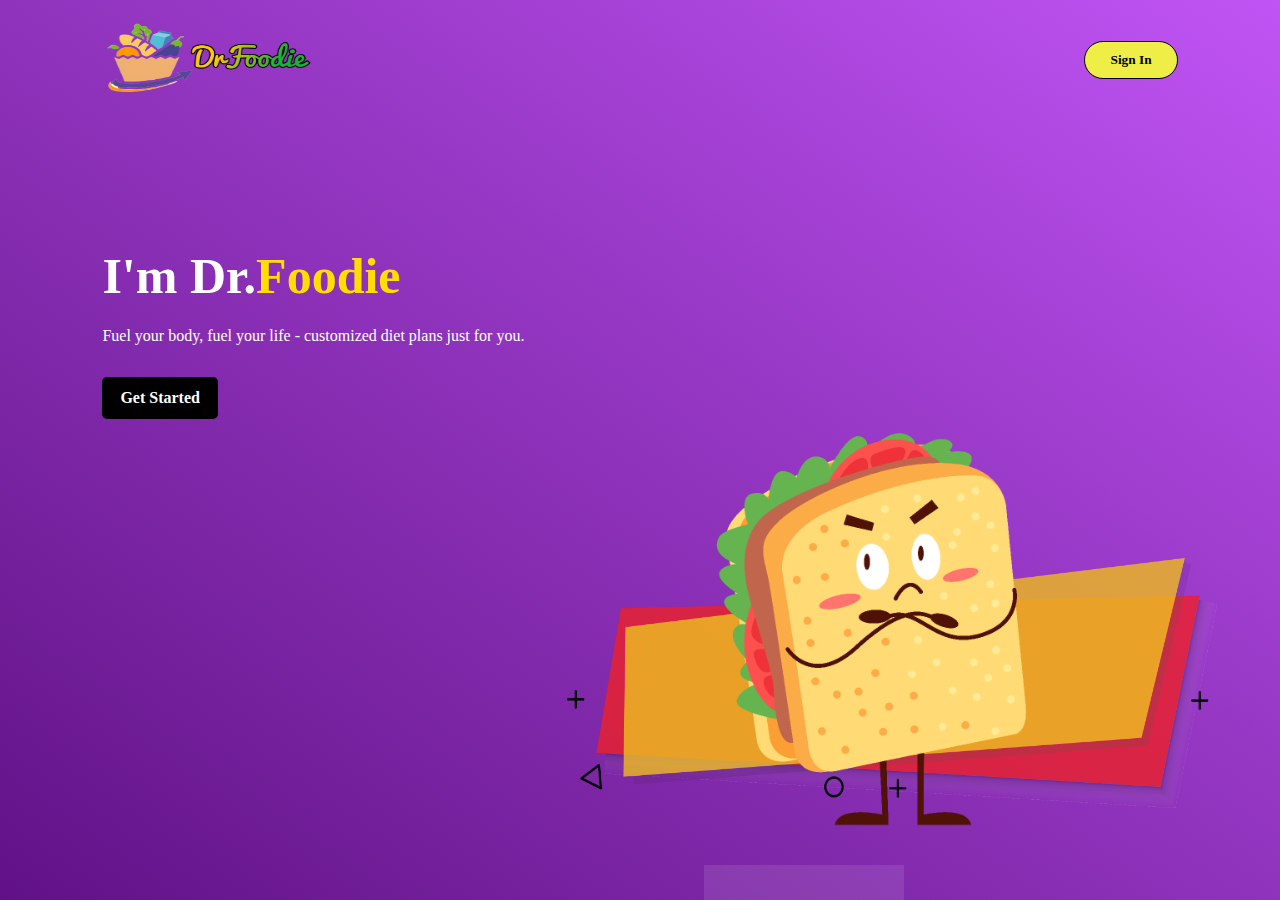
<file: index.html>
<!DOCTYPE html>
<html lang="en">
<head>
    <meta charset="UTF-8">
    <meta http-equiv="X-UA-Compatible" content="IE=edge">
    <meta name="viewport" content="width=device-width, initial-scale=1.0">
    <title>Dr.Foodie - Home</title>
    <link rel="icon" type="image/x-icon" href="./images/favicon.png">
    <link rel="stylesheet" href="./styles.css">
    <link rel="stylesheet" href="https://cdnjs.cloudflare.com/ajax/libs/font-awesome/5.15.3/css/all.min.css" integrity="sha512-iBBXm8fW90+nuLcSKlbmrPcLa0OT92xO1BIsZ+ywDWZCvqsWgccV3gFoRBv0z+8dLJgyAHIhR35VZc2oM/gI1w==" crossorigin="anonymous" referrerpolicy="no-referrer" />
</head>
<body>
    <div class="hero">
        
        <ul class="squares">
            <li></li>
            <li></li>
            <li></li>
            <li></li>
            <li></li>
            <li></li>
            <li></li>
            <li></li>
            <li></li>
            <li></li>
        </ul>

        <nav class="navbar navbar-light bg-indigo-400">
            <div class="container">
            <a class="navbar-brand" href="#">
                <img src="./images/logo1.png" alt="" width="230" height="75">
            </a>
            </div>
            <button type="button" class="btn btn-primary" onclick="window.location.href='login.php';"><b>Sign In</b></button>
        </nav>

        <div class="detel">
            <h1>I'm Dr.<span id="Foodie">Foodie</span></h1>
            <p>Fuel your body, fuel your life - customized diet plans just for you.</p>
            <a href="./swipper.html"><span id="getStarted">Get Started </span></a>
        </div>
        
        <div class="images">
            <img src="./images/shape-6.png" class="shape">
            <img src="./images/Food.png" class="Food">
        </div>

        <div class="social">
           <a href="https://www.linkedin.com/in/sameer-gautam-260747230/" target="_blank"><i class="fab fa-linkedin" id="socialLinkedin"></i></a>
           <a href="https://github.com/shribreeze" target="_blank"><i class="fab fa-github" id="socialInsta"></i></a>
           <a href="https://twitter.com/ImSameerGautam" target="_blank"><i class="fab fa-twitter" id="socialTwitter"></i></a>
        </div>
    </div>
</body>
</html>
</file>
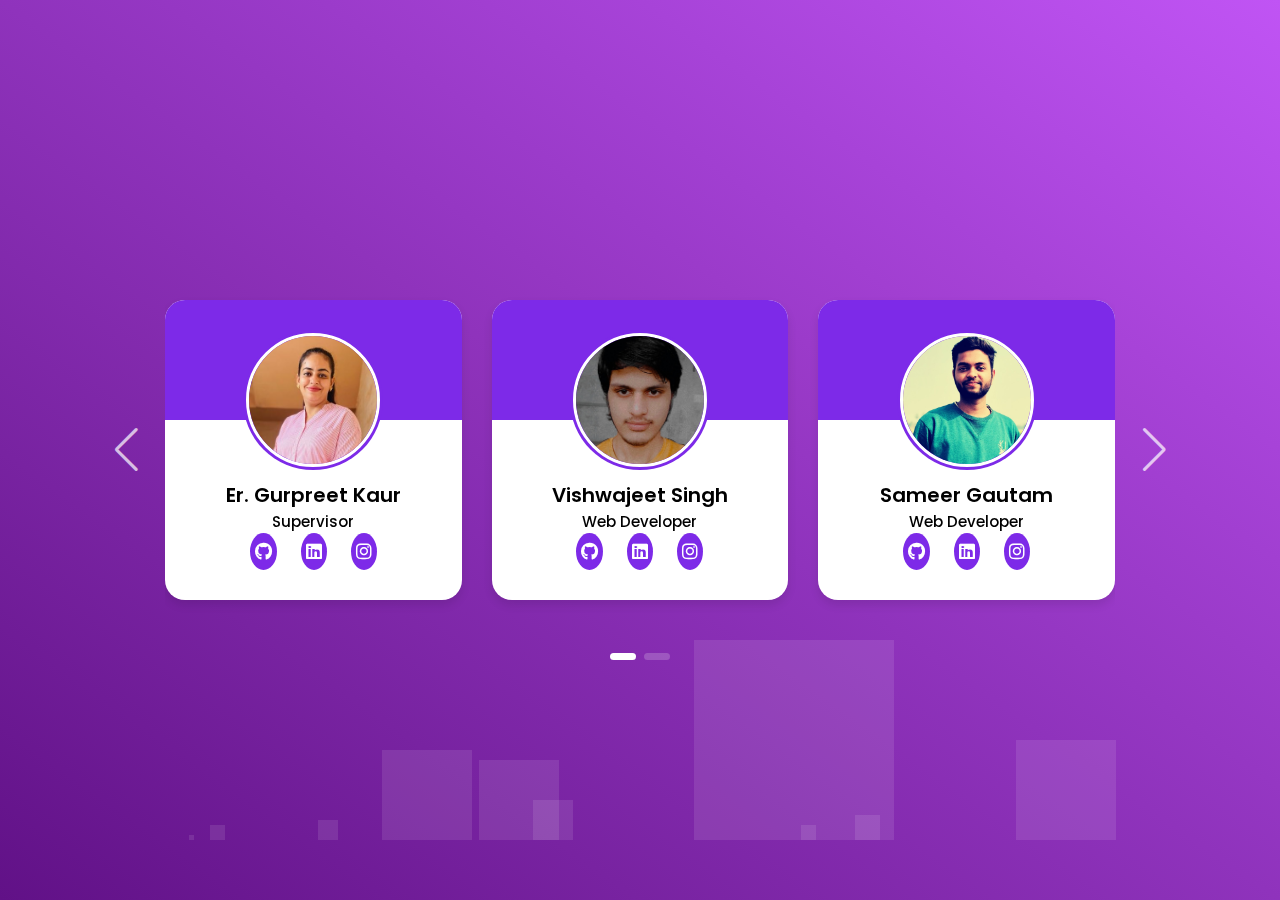
<file: about.html>
<!DOCTYPE html>
<html lang="en">
<head>
    <meta charset="UTF-8">
    <meta http-equiv="X-UA-Compatible" content="IE=edge">
    <link rel="icon" type="image/x-icon" href="./images/favicon.png">
    <link rel="stylesheet" href="https://unpkg.com/swiper/swiper-bundle.min.css"/>
    <link rel="stylesheet" href="https://cdnjs.cloudflare.com/ajax/libs/font-awesome/6.0.0-beta3/css/all.min.css"/>
    <link rel="stylesheet" href="./about.css">
     <title>Card with Sliding Feature</title> 
</head>
<body>

  <section>
    <ul class="squares">
      <li></li>
      <li></li>
      <li></li>
      <li></li>
      <li></li>
      <li></li>
      <li></li>
      <li></li>
      <li></li>
      <li></li>
  </ul>
    
    <div class="swiper mySwiper container">
      <div class="swiper-wrapper content">

        <div class="swiper-slide card">
          <div class="card-content">
            <div class="image">
             <img src="./images/Gurpreet.jpg" alt=""> 
            </div>

            <div class="name-profession">
              <span class="name">Er. Gurpreet Kaur</span>
              <span class="profession">Supervisor</span>
            </div>

			<div class="media-icons">
				<a href="#"><i class="fab fa-github"></i></a>
				<a href="#"><i class="fab fa-linkedin"></i></a>
				<a href="#"><i class="fab fa-instagram"></i></a>
			</div>
          </div>
        </div>
        <div class="swiper-slide card">
          <div class="card-content">
            <div class="image">
              <img src="./images/Vishu.jpg" alt=""> 
            </div>

            <div class="name-profession">
              <span class="name">Vishwajeet Singh</span>
              <span class="profession">Web Developer</span>
            </div>

			<div class="media-icons">
				<a href="https://github.com/vishu2820"><i class="fab fa-github"></i></a>
				<a href="https://www.linkedin.com/in/vishwajeet-singh-4309071a9/"><i class="fab fa-linkedin"></i></a>
				<a href="https://www.instagram.com/vishu_ig_/"><i class="fab fa-instagram"></i></a>
			</div>
          </div>
        </div>
        <div class="swiper-slide card">
          <div class="card-content">
            <div class="image">
           <img src="./images/Sameer2.jpg" alt=""> 
            </div>

            <div class="name-profession">
              <span class="name">Sameer Gautam</span>
              <span class="profession">Web Developer</span>
            </div>

            <div class="media-icons">
				<a href="https://github.com/shribreeze"><i class="fab fa-github"></i></a>
				<a href="https://www.linkedin.com/in/sameer-gautam-260747230/"><i class="fab fa-linkedin"></i></a>
				<a href="https://www.instagram.com/sameer.gautam_/"><i class="fab fa-instagram"></i></a>
			</div>
          </div>
        </div>
        <div class="swiper-slide card">
          <div class="card-content">
            <div class="image">
            <img src="./images/Aditi.jpg" alt=""> 
            </div>

            <div class="name-profession">
              <span class="name">Aditi Yadav</span>
              <span class="profession">Researcher and Writer</span>
            </div>

            <div class="media-icons">
				<a href="https://github.com/aditiyadav23"><i class="fab fa-github"></i></a>
				<a href="https://www.linkedin.com/in/aditi-yadav-a307b8228/"><i class="fab fa-linkedin"></i></a>
				<a href="https://instagram.com/_aditi_yadav_23?igshid=NTc4MTIwNjQ2YQ=="><i class="fab fa-instagram"></i></a>
			</div>
          </div>
        </div>
        <div class="swiper-slide card">
          <div class="card-content">
            <div class="image">
              <img src="./images/Mohit.jpg" alt=""> 
            </div>
            <div class="name-profession">
              <span class="name">Mohit Dogra</span>
              <span class="profession">Editor</span>
            </div>

            <div class="media-icons">
				<a href="https://github.com/MutantCard1"><i class="fab fa-github"></i></a>
				<a href="https://www.linkedin.com/in/mohit-dogra-20b832230/"><i class="fab fa-linkedin"></i></a>
				<a href="https://www.instagram.com/lv_u_3_thousand/"><i class="fab fa-instagram"></i></a>
			</div>
          </div>
        </div>
        <div class="swiper-slide card">
          <div class="card-content">
            <div class="image">
            <img src="./images/Prince.jpg" alt=""> 
            </div>

            <div class="name-profession">
              <span class="name">Prince Keyal</span>
              <span class="profession">Data Scientist</span>
            </div>

			<div class="media-icons">
				<a href="https://github.com/PrinceKeyal"><i class="fab fa-github"></i></a>
				<a href="https://www.linkedin.com/in/prince-keyal-578480270/"><i class="fab fa-linkedin"></i></a>
				<a href="https://www.instagram.com/prince_keyal01/?next=%2F"><i class="fab fa-instagram"></i></a>
			</div>
          </div>
        </div>
        
        <!-- <div class="swiper-slide card">
          <div class="card-content">
            <div class="image">
           <img src="images/img8.jpg" alt=""> 
            </div>

            <div class="media-icons">
				<a href="#"><i class="fab fa-github"></i></a>
				<a href="#"><i class="fab fa-linkedin"></i></a>
				<a href="#"><i class="fab fa-instagram"></i></a>
			</div>

            <div class="name-profession">
              <span class="name">Someone Name</span>
              <span class="profession">Web Developer</span>
            </div>

            <div class="media-icons">
				<a href="#"><i class="fab fa-github"></i></a>
				<a href="#"><i class="fab fa-linkedin"></i></a>
				<a href="#"><i class="fab fa-instagram"></i></a>
			</div>
          </div>
        </div> -->

      </div>
    </div>

    <div class="swiper-button-next"></div>
      <div class="swiper-button-prev"></div>
      <div class="swiper-pagination"></div>
  </section>

  <!-- Swiper JS -->
  <script src="https://unpkg.com/swiper/swiper-bundle.min.js"></script>
  <script>
    var swiper = new Swiper(".mySwiper", {
      slidesPerView: 3,
      spaceBetween: 30,
      slidesPerGroup: 3,
      loop: true,
      loopFillGroupWithBlank: true,
      pagination: {
        el: ".swiper-pagination",
        clickable: true,
      },
      navigation: {
        nextEl: ".swiper-button-next",
        prevEl: ".swiper-button-prev",
      },
    });
  </script>

</body>
</html>
</file>
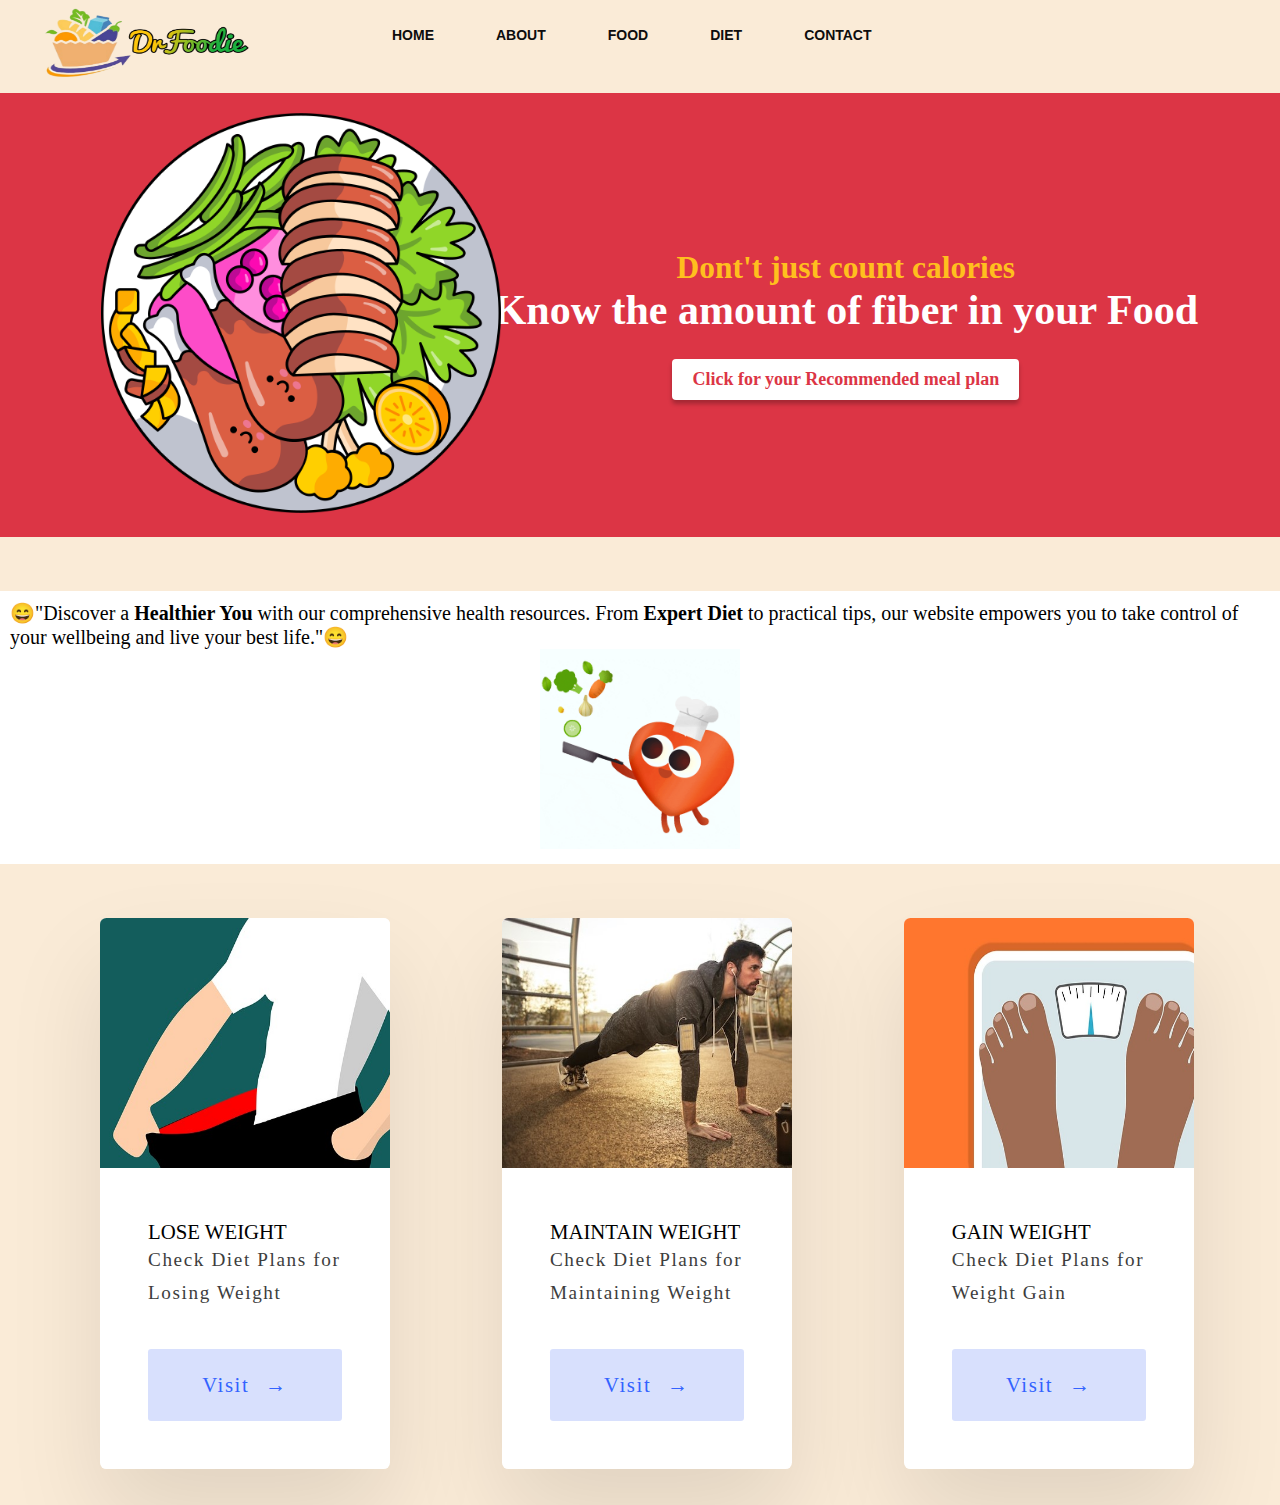
<file: diet.html>
<!DOCTYPE html>
<html lang="en">

<head>
    <meta charset="UTF-8">
    <meta http-equiv="X-UA-Compatible" content="IE=edge">
    <meta name="viewport" content="width=device-width, initial-scale=1.0">
    <link rel="icon" type="image/x-icon" href="./images/favicon.png">
    <link rel="stylesheet" href="https://cdnjs.cloudflare.com/ajax/libs/font-awesome/5.15.3/css/all.min.css"
        integrity="sha512-iBBXm8fW90+nuLcSKlbmrPcLa0OT92xO1BIsZ+ywDWZCvqsWgccV3gFoRBv0z+8dLJgyAHIhR35VZc2oM/gI1w=="
        crossorigin="anonymous" referrerpolicy="no-referrer" />
    <title>Dr.Foodie - Get your Meal</title>
    <link rel="stylesheet" href="./diet.css">
    <style>
        .rec0, .rec1, .rec2 {
            display: none;
        }
    </style>
    
</head>

<body>

    <div class="pageBody">

        <div class="navbar">
            <div class="icon">
                <a href="./index.html"> <img src="./images/logo1.png" class="logo" alt="" width="230" height="75"></a>
            </div>

            <div class="menu">
                <ul>
                    <li><a href="./index.html">HOME</a></li>
                    <li><a href="./about.html">ABOUT</a></li>
                    <li><a href="./food.html">FOOD</a></li>
                    <li><a href="diet.html">DIET</a></li>
                    <li><a href="./contact.html">CONTACT</a></li>
                </ul>
            </div>
        </div>
        <br>

        <div class="banner">
            <div class="bannerImg">
                <img src="./images/dinner.png" height="400px">
            </div>

            <div class="bannerTagline">
                <h2 id="bannerLine1">Dont't just count calories</h2>
                <h1 id="bannerLine2">Know the amount of fiber in your Food</h1>
                <br>
                <a href="#dietCards"><button type="submit" class="bannerButton"><b>Click for your <span id="recBlink">Recommended</span> meal
                            plan</b></button></a>
            </div>
        </div>
        <br>
        <br>
        <br>
        <div class="bannerPara">
            <p>&#128516"Discover a <b>Healthier You</b> with our comprehensive health resources. From <b>Expert Diet</b>
                to practical tips,
                our website empowers you to take control of your wellbeing and live your best life."&#128516</p>
            <center><img src="./images/dietbanner.gif" alt="Computer man" style="width:200px;height:200px;"></center>
        </div>

        <br>
        <br>
        <br>
        <div class="grid" id="dietCards">
            <div class="grid-item">
                <div class="card">
                    <img class="" src="./images/Lose Weight.jpg" alt="LOSE WEIGHT" width="375px" height="250px">
                    <div class="card-content">
                        <h1 class="card-header">LOSE WEIGHT <span style="color:green;font-size: 15px;font-weight:bold;" class="rec1">(Recommended)</span></h1>
                        <p class="card-text">Check Diet Plans for Losing Weight</p>
                        <button onclick="window.location.href = './weight_loss.html';" class="card-btn ">Visit<span>&rarr;</span></button>
                    </div>
                </div>
            </div>

            <div class="grid-item">
                <div class="card">
                    <img class="" src="./images/Maintain Weight.jpg" alt="MAINTAIN WEIGHT" width="375px" height="250px">
                    <div class="card-content">
                        <h1 class="card-header">MAINTAIN WEIGHT <span style="color:green;font-size: 15px;font-weight:bold;" class="rec2">(Recommended)</span></h1>
                        <p class="card-text">Check Diet Plans for Maintaining Weight</p>
                        <button onclick="window.location.href = './maintain_diet.html';" class="card-btn ">Visit<span>&rarr;</span></button>
                    </div>
                </div>
            </div>

            <div class="grid-item">
                <div class="card">
                    <img class="" src="./images/weight-gain.jpg" alt="GAIN WEIGHT" width="375px" height="250px">
                    <div class="card-content">
                        <h1 class="card-header">GAIN WEIGHT <span style="color:green;font-size: 15px;font-weight:bold;" class="rec0">(Recommended)</span></h1>
                        <p class="card-text">Check Diet Plans for Weight Gain</p>
                        <button onclick="window.location.href = './gain_weight.html';" class="card-btn ">Visit<span>&rarr;</span></button>
                    </div>
                </div>
            </div>
        </div>
        <br>
        <br>

    </div>
    <script>
        let bmiRes = localStorage.getItem('bmiRes') ? localStorage.getItem('bmiRes') : "4";
        if(bmiRes!="4") {
            document.querySelector(".rec"+bmiRes).style.display="block";
            localStorage.clear();
        }
    </script>
</body>

</html>
</file>
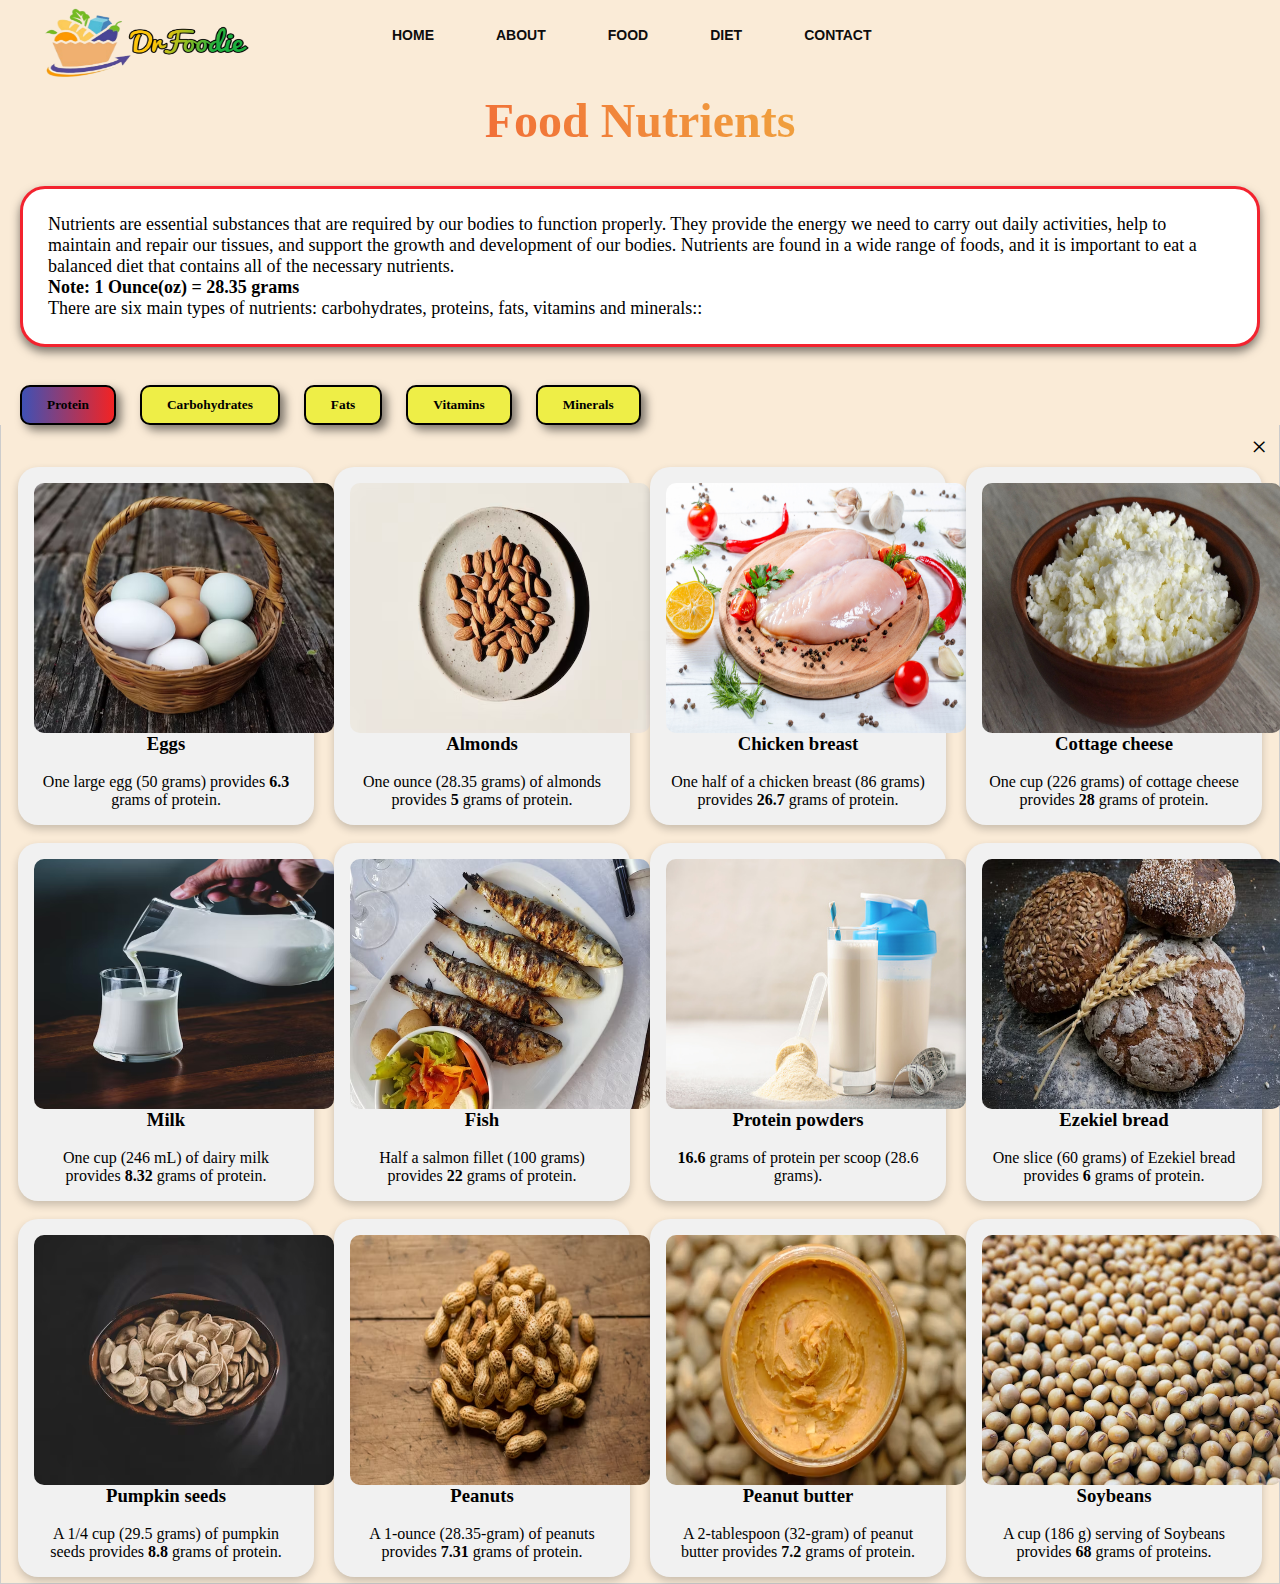
<file: food.html>
<html lang="en">
<head>
    <meta charset="UTF-8">
    <meta http-equiv="X-UA-Compatible" content="IE=edge">
    <link rel="icon" type="image/x-icon" href="./images/favicon.png">
    <meta name="viewport" content="width=device-width, initial-scale=1.0">
    <link rel="stylesheet" href="./food.css">
    <link href="https://maxcdn.bootstrapcdn.com/font-awesome/4.3.0/css/font-awesome.min.css" rel="stylesheet">

    <title>Dr.Foodie - Food Nutrients</title>
</head>
<body>
    <div class="navbar">
        <div class="icon">
            <a href="./index.html"> <img src="./images/logo1.png" class="logo" alt="" width="230" height="75"></a>
        </div>

        <div class="menu">
            <ul>
                <li><a href="index.html">HOME</a></li>
                <li><a href="./about.html">ABOUT</a></li>
                <li><a href="./food.html">FOOD</a></li>
                <li><a href="./diet.html">DIET</a></li>
                <li><a href="contact.html">CONTACT</a></li>
            </ul>
        </div>
    </div>
    <br>

    <h2>Food Nutrients</h2><br>
    <p class="info"><b>Nutrients are essential substances that are required by our bodies to function properly. 
      They provide the energy we need to carry out daily activities, help to maintain and repair our tissues, and 
      support the growth and development of our bodies. Nutrients are found in a wide range of foods,
      and it is important to eat a balanced diet that contains all of the necessary nutrients.
      <br>
      <b>Note: 1 Ounce(oz) = 28.35 grams</b><br>
      There are six main types of nutrients: carbohydrates, proteins, fats, vitamins and minerals::</b></p>
    <br>
    
    <div class="tab">
      <button class="tablinks" onclick="openNutrients(event, 'Protein')" id="defaultOpen">Protein</button>
      <button class="tablinks" onclick="openNutrients(event, 'Carbohydrates')">Carbohydrates</button>
      <button class="tablinks" onclick="openNutrients(event, 'Fats')">Fats</button>
      <button class="tablinks" onclick="openNutrients(event, 'Vitamins')">Vitamins</button>
      <button class="tablinks" onclick="openNutrients(event, 'Minerals')">Minerals</button>
    </div>
    
    <div id="Protein" class="tabcontent">
      <span onclick="this.parentElement.style.display='none'" class="topright">&times</span>
      <br>
      <br>
      <div class="row">
        <div class="column">
          <div class="card">
            <img src="./images/foodpic/p1_egg.avif" alt="egg-pic" width="300px" height="250px">
            <h3>Eggs</h3>
            <br>
            <p>One large egg (50 grams) provides <b>6.3</b> grams of protein.</p>
          </div>
        </div>
      
        <div class="column">
          <div class="card">
            <img src="./images/foodpic/p2_almonds.avif" alt="almonds-pic" width="300px" height="250px">
            <h3>Almonds</h3>
            <br>
            <p>One ounce (28.35 grams) of almonds provides <b>5</b> grams of protein.</p>
          </div>
        </div>
        
        <div class="column">
          <div class="card">
            <img src="./images/foodpic/p3_chicken.jpg" alt="chicken-pic" width="300px" height="250px">
            <h3>Chicken breast</h3>
            <br>
            <p>One half of a chicken breast (86 grams) provides <b>26.7</b> grams of protein.</p>
          </div>
        </div>
        
        <div class="column">
          <div class="card">
            <img src="./images/foodpic/p9_cheese.jpg" alt="cheese-pic" width="300px" height="250px">
            <h3>Cottage cheese</h3>
            <br>
            <p>One cup (226 grams) of cottage cheese provides <b>28</b> grams of protein.</p> 
          </div>
        </div>
      </div>
      <br>
      <div class="row">
        <div class="column">
          <div class="card">
            <img src="./images/foodpic/p4_milk.avif" alt="milk-pic" width="300px" height="250px">
            <h3>Milk</h3>
            <br>
            <p>One cup (246 mL) of dairy milk provides <b>8.32</b> grams of protein.</p>
          </div>
        </div>
      
        <div class="column">
          <div class="card">
            <img src="./images/foodpic/p5_fish.avif" alt="fish-pic" width="300px" height="250px">
            <h3>Fish</h3>
            <br>
            <p>Half a salmon fillet (100 grams) provides <b>22</b> grams of protein.</p>
          </div>
        </div>
        
        <div class="column">
          <div class="card">
            <img src="./images/foodpic/p6_powder.jpg" alt="powder-pic" width="300px" height="250px">
            <h3>Protein powders</h3>
            <br>
            <p><b>16.6</b> grams of protein per scoop (28.6 grams).</p>
          </div>
        </div>
        
        <div class="column">
          <div class="card">
            <img src="./images/foodpic/p7_bread.avif" alt="Bread-pic" width="300px" height="250px">
            <h3>Ezekiel bread</h3>
            <br>
            <p>One slice (60 grams) of Ezekiel bread provides <b>6</b> grams of protein.</p>
          </div>
        </div>
      </div>
      <br>
      <div class="row">
        <div class="column">
          <div class="card">
            <img src="./images/foodpic/p8_seeds.avif" alt="seeds-pic" width="300px" height="250px">
            <h3>Pumpkin seeds</h3>
            <br>
            <p>A 1/4 cup (29.5 grams) of pumpkin seeds provides <b>8.8</b> grams of protein.</p>
          </div>
        </div>
      
        <div class="column">
          <div class="card">
            <img src="./images/foodpic/p10_peanuts.avif" alt="peanuts-pic" width="300px" height="250px">
            <h3>Peanuts</h3>
            <br>
            <p>A 1-ounce (28.35-gram) of peanuts provides <b>7.31</b> grams of protein.</p>
          </div>
        </div>
        
        <div class="column">
          <div class="card">
            <img src="./images/foodpic/p12_peanut-butter.avif" alt="peanut-butter-pic" width="300px" height="250px">
            <h3>Peanut butter</h3>
            <br>
            <p>A 2-tablespoon (32-gram) of peanut butter provides <b>7.2</b> grams of protein.</p>
          </div>
        </div>
        
        <div class="column">
          <div class="card">
            <img src="./images/foodpic/p11_soybeans.avif" alt="soybeans-pic" width="300px" height="250px">
            <h3>Soybeans</h3>
            <br>
            <p>A cup (186 g) serving of Soybeans provides <b>68</b> grams of proteins.</p>
          </div>
        </div>
      </div>
  </div>
  
    
    <div id="Carbohydrates" class="tabcontent">
      <span onclick="this.parentElement.style.display='none'" class="topright">&times</span><br><br>
      <div class="row">
        <div class="column">
          <div class="card">
            <img src="./images/foodpic/c1_sweetPotato.jpg" alt="Sweet Potatoes-pic" width="300px" height="250px">
            <h3>Sweet Potatoes</h3>
            <br>
            <p>One large 180 grams (g) baked sweet potato has <b>37.3</b> grams of carbohydrates.</p>
          </div>
        </div>
      
        <div class="column">
          <div class="card">
            <img src="./images/foodpic/c2_beetroot.jpg" alt="Beetroot-pic" width="300px" height="250px">
            <h3>Beetroot</h3>
            <br>
            <p>One cup of raw beets has <b>13</b> grams of carbohydrates.</p>
          </div>
        </div>
        
        <div class="column">
          <div class="card">
            <img src="./images/foodpic/c3_corn.avif" alt="Corn-pic" width="300px" height="250px">
            <h3>Corn</h3>
            <br>
            <p>A measure of 100 grams of corn contains <b>18.7</b> grams of carbohydrates.</p>
          </div>
        </div>
        
        <div class="column">
          <div class="card">
            <img src="./images/foodpic/c4_quinoa.jpg" alt="Quinoa-pic" width="300px" height="250px">
            <h3>Quinoa</h3>
            <br>
            <p>One cup of cooked quinoa contains <b>39.4</b> grams of carbohydrates.</p>
          </div>
        </div>
      </div>
      <br>
      <div class="row">
        <div class="column">
          <div class="card">
            <img src="./images/foodpic/c5_brownrice.jpg" alt="Brown rice-pic" width="300px" height="250px">
            <h3>Brown rice</h3>
            <br>
            <p>One cup of cooked brown rice has <b>45.8</b> grams of carbohydrates.</p>
          </div>
        </div>
      
        <div class="column">
          <div class="card">
            <img src="./images/foodpic/c6_oats.avif" alt="Oats-pic" width="300px" height="250px">
            <h3>Oats</h3>
            <br>
            <p>A cup of uncooked oats provides <b>103</b> grams of carbohydrates.</p>
          </div>
        </div>
        
        <div class="column">
          <div class="card">
            <img src="./images/foodpic/c7_bananas.avif" alt="Bananas-pic" width="300px" height="250px">
            <h3>Bananas</h3>
            <br>
            <p>One medium banana has <b>26.9</b> grams of carbohydrates.</p>
          </div>
        </div>
        
        <div class="column">
          <div class="card">
            <img src="./images/foodpic/c8_apple.avif" alt="Apples-pic" width="300px" height="250px">
            <h3>Apples</h3>
            <br>
            <p>One medium apple contains <b>20.6</b> grams of carbohydrates.</p>
          </div>
        </div>
      </div>
      <br>
      <div class="row">
        <div class="column">
          <div class="card">
            <img src="./images/foodpic/c9_mango.jpg" alt="Mangos-pic" width="300px" height="250px">
            <h3>Mangos</h3><br>
            <p>One cup of chopped mangos has <b>24.8</b> grams of carbohydrates</p>
          </div>
        </div>
      
        <div class="column">
          <div class="card">
            <img src="./images/foodpic/c10_dates.avif" alt="Dates-pic" width="300px" height="250px">
            <h3>Dates</h3>
            <br>
            <p>There are <b>18</b> grams of carbohydrates in one pitted Medjool date.</p>
          </div>
        </div>
        
        <div class="column">
          <div class="card">
            <img src="./images/foodpic/c11_raisins.avif" alt="Raisins-pic" width="300px" height="250px">
            <h3>Raisins</h3>
            <br>
            <p>One cup of raisins packs in <b>130</b> grams of carbohydrates.</p>
          </div>
        </div>
        
        <div class="column">
          <div class="card">
            <img src="./images/foodpic/c12_beans.jpg" alt="Kidney beans-pic" width="300px" height="250px">
            <h3>Kidney beans</h3>
            <br>
            <p>One cup of boiled kidney beans has <b>40</b> grams of carbohydrates.</p>
          </div>
        </div>
      </div>
    </div>
    
    
    <div id="Fats" class="tabcontent">
      <span onclick="this.parentElement.style.display='none'" class="topright">&times</span><br><br>
      <div class="row">
        <div class="column">
          <div class="card">
            <img src="./images/foodpic/f1_fish.avif" alt="Fatty fish-pic" width="300px" height="250px">
            <h3>Fatty fish</h3>
            <p>One 3-oz serving of fresh mackerel contains <b>11.8</b> grams of fat.</p>
          </div>
        </div>
      
        <div class="column">
          <div class="card">
            <img src="./images/foodpic/f5_chiaseeds.avif" alt="Chia seeds-pic" width="300px" height="250px">
            <h3>Chia Seeds</h3>
            <p>28.35 grams serving of chia seeds contains <b>8.5</b> grams of fat.</p>
          </div>
        </div>
        
        <div class="column">
          <div class="card">
            <img src="./images/foodpic/f6_darkchoco.jpg" alt="Dark chocolate-pic" width="300px" height="250px">
            <h3>Dark chocolate</h3>
            <p>Eating just 100 grams of 70–85% dark chocolate provides <b>42.6</b> grams of fat.</p>
          </div>
        </div>
        
        <div class="column">
          <div class="card">
            <img src="./images/foodpic/f2_egg.avif" alt="egg-pic" width="300px" height="250px">
            <h3>Eggs</h3>
            <p>One 50 grams hard-boiled egg boasts <b>5.3</b>grams of fat.</p>
          </div>
        </div>
      </div>
      <br>
      <div class="row">
        <div class="column">
          <div class="card">
            <img src="./images/foodpic/f7_avocado.jpg" alt="Avocado-pic" width="300px" height="250px">
            <h3>Avocado</h3>
            <p>Half a medium avocado (100 grams), contains <b>14.7</b> grams of fat.</p>
          </div>
        </div>
      
        <div class="column">
          <div class="card">
            <img src="./images/foodpic/f8_flaxseeds.avif" alt="Flaxseed-pic" width="300px" height="250px">
            <h3>Flaxseed</h3>
            <p>Flaxseed contain <b>42.2</b> grams of fat per 100 grams.</p>
          </div>
        </div>
        
        <div class="column">
          <div class="card">
            <img src="./images/foodpic/f3_almonds.avif" alt="almonds-pic" width="300px" height="250px">
            <h3>Almonds</h3>
            <p>There are <g>14.3</g> grams of fat in 1 oz of almonds.</p>
          </div>
        </div>
        
        <div class="column">
          <div class="card">
            <img src="./images/foodpic/f9_olives.avif" alt="Olives-pic" width="300px" height="250px">
            <h3>Olives</h3>
            <p>Olives provide around <b>10.9</b> grams of fat per 100 grams.</p>
          </div>
        </div>
      </div>
      <br>
      <div class="row">
        <div class="column">
          <div class="card">
            <img src="./images/foodpic/f12_soymilk.jpg" alt="Soy milk -pic" width="300px" height="250px">
            <h3>Soy milk</h3>
            <p>One 8-oz. cup of soy milk has roughly <b>3.5</b> grams of healthy fat.</p>
          </div>
        </div>
      
        <div class="column">
          <div class="card">
            <img src="./images/foodpic/f4_peanuts.avif" alt="peanuts-pic" width="300px" height="250px">
            <h3>Peanuts</h3>
            <p>There are <b>14</b> grams of fat per 1-oz. serving of peanuts.</p>
          </div>
        </div>
        
        <div class="column">
          <div class="card">
            <img src="./images/foodpic/f10_tofu.jpg" alt="Tofu-pic" width="300px" height="250px">
            <h3>Tofu</h3>
            <p>There are <b>4</b> grams of fat from 100 grams of firm tofu.</p>
          </div>
        </div>
        
        <div class="column">
          <div class="card">
            <img src="./images/foodpic/f11_walnuts.avif" alt="Walnuts-pic" width="300px" height="250px">
            <h3>Walnuts</h3>
            <p>With <b>21</b> grams of fat in a 1-oz serving of walnuts.</p>
          </div>
        </div>
      </div>
    </div>
   

    <div id="Vitamins" class="tabcontent">
      <span onclick="this.parentElement.style.display='none'" class="topright">&times</span><br><br>
      <div class="row">
        <div class="column">
          <div class="card">
            <img src="./images/foodpic/v2_fish.avif" alt="fish-pic" width="300px" height="250px">
            <h3>Fish</h3>
            <p>Fish is a good source of Vitamins A, B1, B2, B3, B5, B6, B12, D, and E.</p>
          </div>
        </div>
      
        <div class="column">
          <div class="card">
            <img src="./images/foodpic/v3_greenleafy.jpg" alt="Dark Leafy Greens-pic" width="300px" height="250px">
            <h3>Dark Leafy Greens</h3>
            <p>Dark Leafy Greens are a good source of Vitamins A, B2, B3, B6, B9, C, E, K.</p>
          </div>
        </div>
        
        <div class="column">
          <div class="card">
            <img src="./images/foodpic/v4_broccoli.avif" alt="Broccoli-pic" width="300px" height="250px">
            <h3>Broccoli</h3>
            <p>Broccoli is a good source of Vitamins A, B9, C, E, K, and Beta Carotene.</p>
          </div>
        </div>
        
        <div class="column">
          <div class="card">
            <img src="./images/foodpic/v5_mushrooms.jpg" alt="Mushrooms-pic" width="300px" height="250px">
            <h3>Mushrooms</h3>
            <p>Mushrooms are a good source of Vitamins B2, B3, B5, and D.</p>
          </div>
        </div>
      </div>
      <br>
      <div class="row">
        <div class="column">
          <div class="card">
            <img src="./images/foodpic/v11_egg.avif" alt="Eggs-pic" width="300px" height="250px">
            <h3>Eggs</h3>
            <p>Eggs are a good source of Vitamins B2, B5, B12, and D.</p>
          </div>
        </div>
      
        <div class="column">
          <div class="card">
            <img src="./images/foodpic/v6_bellPeppers.avif" alt="Sweet Bell Peppers-pic" width="300px" height="250px">
            <h3>Sweet Bell Peppers</h3>
            <p>These are a good source of Vitamins A, and C, Beta-Carotene and Lycopene.</p>
          </div>
        </div>
        
        <div class="column">
          <div class="card">
            <img src="./images/foodpic/v12_avocado.jpg" alt="Avocados-pic" width="300px" height="250px">
            <h3>Avocados</h3>
            <p>Avocados are a good source of Vitamins B5, B6, B9, and E.</p>
          </div>
        </div>
        
        <div class="column">
          <div class="card">
            <img src="./images/foodpic/v7_peas.jpg" alt="Green Peas-pic" width="300px" height="250px">
            <h3>Green Peas</h3>
            <p>Peas are a good source of Vitamins A, B1, E, and Beta Carotene.</p>
          </div>
        </div>
      </div>
      <br>
      <div class="row">
        <div class="column">
          <div class="card">
            <img src="./images/foodpic/v8_winterSquash.jpg" alt="Winter Squash-pic" width="300px" height="250px">
            <h3>Winter Squash</h3>
            <p>Butternut Squash is a good source of Vitamins A, B1, E, and Beta Carotene.</p>
          </div>
        </div>
      
        <div class="column">
          <div class="card">
            <img src="./images/foodpic/v1_fruits.webp" alt="Fruits-pic" width="300px" height="250px">
            <h3>Tropical Fruits</h3>
            <p>Tropical Fruits a good source of Vitamins A, B1, E, and Lycopene.</p>
          </div>
        </div>
        
        <div class="column">
          <div class="card">
            <img src="./images/foodpic/v9_carrots.jpg" alt="Carrots-pic" width="300px" height="250px">
            <h3>Carrots</h3>
            <p>Carrots are a good source of Vitamin A, Beta Carotene, and Lycopene.</p>
          </div>
        </div>
        
        <div class="column">
          <div class="card">
            <img src="./images/foodpic/v10_asparagus.jpg" alt="Asparagus-pic" width="300px" height="250px">
            <h3>Asparagus</h3>
            <p>Asparagus is a good source of Vitamins B1, B9, K, and Lycopene.</p>
          </div>
        </div>
      </div>
    </div>

    <div id="Minerals" class="tabcontent">
      <span onclick="this.parentElement.style.display='none'" class="topright">&times</span><br><br>
      <div class="row">
        <div class="column">
          <div class="card">
            <img src="./images/foodpic/m1_nutseed.avif" alt="Nuts and seeds-pic" width="300px" height="250px">
            <h3>Nuts and seeds</h3>
            <p>Nuts and seeds are rich in magnesium, zinc, manganese, copper, selenium, and phosphorus.</p>
          </div>
        </div>
      
        <div class="column">
          <div class="card">
            <img src="./images/foodpic/m2_shellfish.jpg" alt="Shellfish-pic" width="300px" height="250px">
            <h3>Shellfish</h3>
            <p>Shellfish are concentrated sources of minerals and packed with selenium, zinc, copper, and iron.</p>
          </div>
        </div>
        
        <div class="column">
          <div class="card">
            <img src="./images/foodpic/m3_gobhi.jpg" alt="Cruciferous vegetables-pic" width="300px" height="250px">
            <h3>Cruciferous vegetables</h3>
            <p>Cruciferous vegetables are a good source of many minerals, including magnesium, potassium, manganese, and calcium</p>
          </div>
        </div>
        
        <div class="column">
          <div class="card">
            <img src="./images/foodpic/m4_meats.jpg" alt="Organ meats-pic" width="300px" height="250px">
            <h3>Organ meats</h3>
            <p>Chicken meats is amongst the most mineral-dense(like selenium, zinc, iron, and phosphorus) foods you can eat.</p>
          </div>
        </div>
      </div>
      <br> 
      <div class="row">
        <div class="column">
          <div class="card">
            <img src="./images/foodpic/f2_egg.avif" alt="Eggs-pic" width="300px" height="250px">
            <h3>Eggs</h3>
            <p>They’re high in iron, phosphorus, zinc, and selenium, as well as many vitamins, healthy fats, antioxidants, and proteins.</p>
          </div>
        </div>
      
        <div class="column">
          <div class="card">
            <img src="./images/foodpic/m5_beans.avif" alt="beans-pic" width="300px" height="250px">
            <h3>Beans</h3>
            <p>Beans are the abundant source of calcium, magnesium, iron, phosphorus, potassium, manganese, copper, and zinc.</p>
          </div>
        </div>
        
        <div class="column">
          <div class="card">
            <img src="./images/foodpic/m6_cocoa.jpg" alt="Cocoa-pic" width="300px" height="250px">
            <h3>Cocoa</h3>
            <p>Cocoa and cocoa products are particularly rich in magnesium and copper.</p>
          </div>
        </div>
        
        <div class="column">
          <div class="card">
            <img src="./images/foodpic/f7_avocado.jpg" alt="Avocados-pic" width="300px" height="250px">
            <h3>Avocados</h3>
            <p>They’re especially rich in magnesium, potassium, manganese, and copper.</p>
          </div>
        </div>
      </div>
      <br>
      <div class="row">
        <div class="column">
          <div class="card">
            <img src="./images/foodpic/m7_berries.jpg" alt="Berries-pic" width="300px" height="250px">
            <h3>Berries</h3>
            <p>Berries(including strawberries, blueberries, blackberries, and raspberries) are a good source of potassium, magnesium, and manganese.</p>
          </div>
        </div>
      
        <div class="column">
          <div class="card">
            <img src="./images/foodpic/m8_sardines.jpg" alt="Sardines-pic" width="300px" height="250px">
            <h3>Sardines</h3>
            <p>One 3.75-ounce (106-gram) can of sardines provides calcium, iron, magnesium, phosphorus, potassium, and selenium.</p>
          </div>
        </div>
        
        <div class="column">
          <div class="card">
            <img src="./images/foodpic/m9_spirulina.jpg" alt="Spirulina-pic" width="300px" height="250px">
            <h3>Spirulina</h3>
            <p>It’s loaded with minerals like iron, magnesium, potassium, copper, and manganese.</p>
          </div>
        </div>
        
        <div class="column">
          <div class="card">
            <img src="./images/foodpic/m10_starchyveggies.jpeg" alt="Starchy vegetables-pic" width="300px" height="250px">
            <h3>Starchy vegetables</h3>
            <p>Starchy vegetables (sweet potatoes, potatoes, butternut squash, and parsnips) provide minerals potassium, magnesium, manganese, calcium, iron, and copper.</p>
          </div>
        </div>
      </div>
    </div>
    
<script src="food.js"></script> 

</body>
</html>
</file>
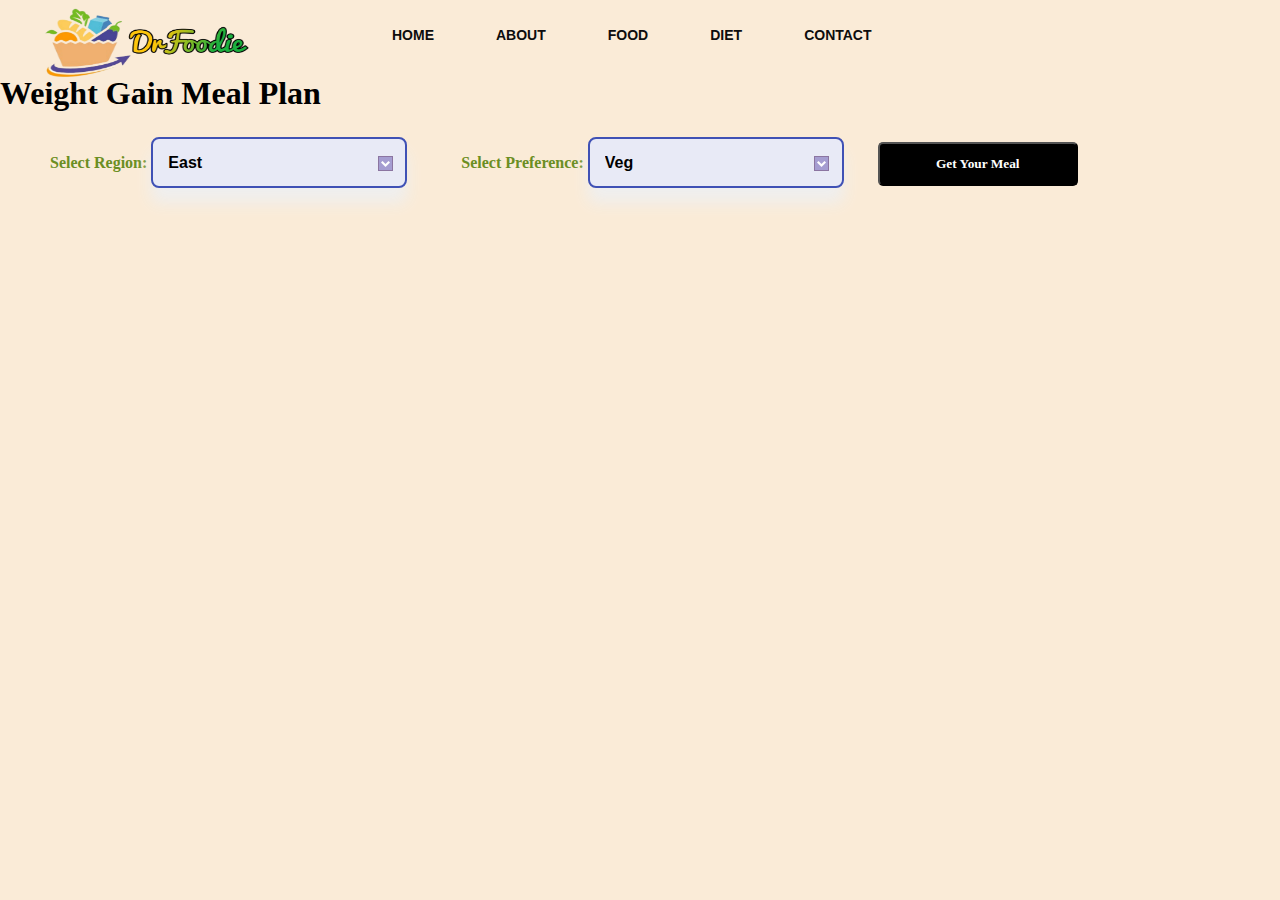
<file: gain_weight.html>
<!DOCTYPE html>
<html lang="en">
<head>
    <meta charset="UTF-8">
    <meta http-equiv="X-UA-Compatible" content="IE=edge">
    <meta name="viewport" content="width=device-width, initial-scale=1.0">
    <link rel="icon" type="image/x-icon" href="./images/favicon.png">
    <link rel="stylesheet" href="https://cdnjs.cloudflare.com/ajax/libs/font-awesome/5.15.3/css/all.min.css" integrity="sha512-iBBXm8fW90+nuLcSKlbmrPcLa0OT92xO1BIsZ+ywDWZCvqsWgccV3gFoRBv0z+8dLJgyAHIhR35VZc2oM/gI1w==" crossorigin="anonymous" referrerpolicy="no-referrer" />
    <title>Dr.Foodie - Meal</title>
    <link rel="stylesheet" href="./maintain_diet.css">
</head>
<body>

    <div class="pageBody">

        <div class="navbar">
            <div class="icon">
                <a href="./index.html"> <img src="./images/logo1.png" class="logo"  alt="" width="230" height="75"></a>
            </div>

            <div class="menu">
                <ul>
                    <li><a href="./index.html">HOME</a></li>
                    <li><a href="./about.html">ABOUT</a></li>
                    <li><a href="./food.html">FOOD</a></li>
                    <li><a href="./diet.html">DIET</a></li>
                    <li><a href="./contact.html">CONTACT</a></li>
                </ul>
            </div>
        </div> 
        <h1> Weight Gain Meal Plan</h1> 
        <form action="" method="POST" onsubmit="submitA();return false;">
            <label for="Region">Select Region:</label>
                <select name="region" id="region" onchange="">
                    <option value="1">East</option>
                    <option value="2">North</option>
                    <option value="3">South</option>
                    <option value="4">West</option>
                </select>
            <label for="Preference">Select Preference:</label>
                <select name="preference" id="preference">
                    <option value="a">Veg</option>
                    <option value="b">Non-Veg</option>
                </select>

            <button onclick="">Get Your Meal</button>
        </form>

        <div class="content">
            <div id="1a" style="display: none;" class="data">
                <p class="image"><img src="./Diet Plan/Weight Gain/East Indian WeightGain(Veg).png" width="1000px"></p>
            </div>
            <div id="2a" style="display: none;" class="data">
                <p class="image"><img src="./Diet Plan/Weight Gain/North Indian WeightGain(Veg).png" width="1000px"></p>
            </div>
            <div id="3a" style="display: none;" class="data">
                <p class="image"><img src="./Diet Plan/Weight Gain/South Indian WeightGain(Veg).png" width="1000px"></p>
            </div>
            <div id="4a" style="display: none;" class="data">
                <p class="image"><img src="./Diet Plan/Weight Gain/West Indian WeightGain(Veg).png" width="1000px"></p>
            </div>

            <div id="1b" style="display: none;" class="data">
                <p class="image"><img src="./Diet Plan/Weight Gain/East Indian Weight Gain(Non-Veg).png" width="1000px"></p>
            </div>
            <div id="2b" style="display: none;" class="data">
                <p class="image"><img src="./Diet Plan/Weight Gain/North Indian Weight Gain(Non-Veg).png" width="1000px"></p>
            </div>
            <div id="3b" style="display: none;" class="data">
                <p class="image"><img src="./Diet Plan/Weight Gain/South Indian Weight Gain(Non-Veg).png" width="1000px"></p>
            </div>
            <div id="4b" style="display: none;" class="data">
                <p class="image"><img src="./Diet Plan/Weight Gain/West Indian Weight Gain(Non-Veg).png" width="1000px"></p>
            </div>
        </div>

    <script src="https://cdnjs.cloudflare.com/ajax/libs/jquery/3.6.4/jquery.min.js"></script>
    <script>
     function submitA(){
        let region=document.querySelector('#region').value;
        let preference=document.querySelector('#preference').value;
        let res = region+""+preference;
        console.log(res);
        try {
            document.getElementById(res).style.display= "block";
        }catch(err) {
            console.error(err);
        }
        // return false;
     }
    </script>
</body>
</html>
</file>
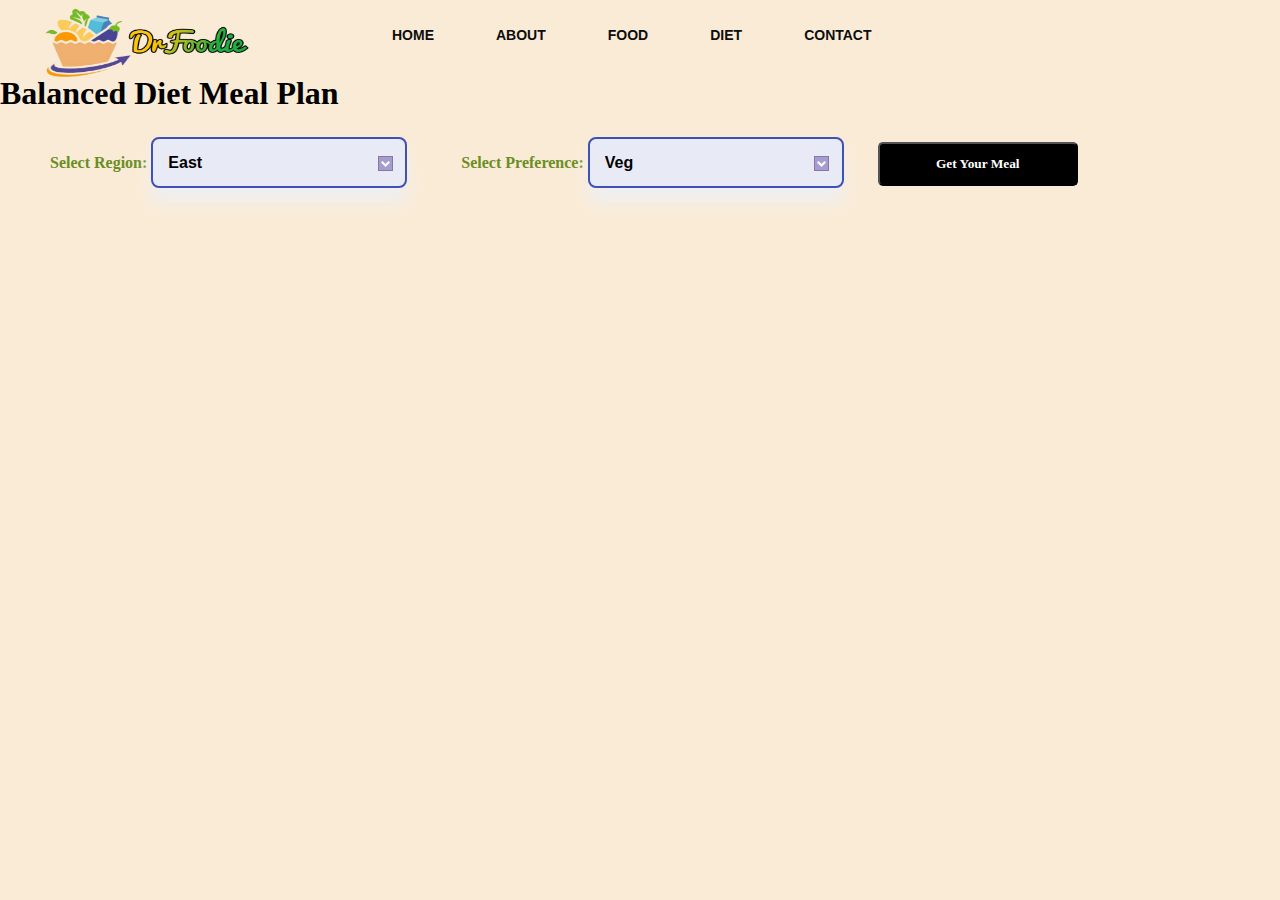
<file: maintain_diet.html>
<!DOCTYPE html>
<html lang="en">
<head>
    <meta charset="UTF-8">
    <meta http-equiv="X-UA-Compatible" content="IE=edge">
    <meta name="viewport" content="width=device-width, initial-scale=1.0">
    <link rel="icon" type="image/x-icon" href="./images/favicon.png">
    <link rel="stylesheet" href="https://cdnjs.cloudflare.com/ajax/libs/font-awesome/5.15.3/css/all.min.css" integrity="sha512-iBBXm8fW90+nuLcSKlbmrPcLa0OT92xO1BIsZ+ywDWZCvqsWgccV3gFoRBv0z+8dLJgyAHIhR35VZc2oM/gI1w==" crossorigin="anonymous" referrerpolicy="no-referrer" />
    <title>Dr.Foodie - Meal</title>
    <link rel="stylesheet" href="./maintain_diet.css">
</head>
<body>

    <div class="pageBody">

        <div class="navbar">
            <div class="icon">
                <a href="./index.html"> <img src="./images/logo1.png" class="logo"  alt="" width="230" height="75"></a>
            </div>

            <div class="menu">
                <ul>
                    <li><a href="./index.html">HOME</a></li>
                    <li><a href="./about.html">ABOUT</a></li>
                    <li><a href="./food.html">FOOD</a></li>
                    <li><a href="./diet.html">DIET</a></li>
                    <li><a href="./contact.html">CONTACT</a></li>
                </ul>
            </div>
        </div> 
        <h1> Balanced Diet Meal Plan</h1>
        <form action="" method="POST" onsubmit="submitA();return false;">
            <label for="Region">Select Region:</label>
                <select name="region" id="region" onchange="">
                    <option value="1">East</option>
                    <option value="2">North</option>
                    <option value="3">South</option>
                    <option value="4">West</option>
                    <option value="5">International</option>
                </select>
            <label for="Preference">Select Preference:</label>
                <select name="preference" id="preference">
                    <option value="a">Veg</option>
                    <option value="b">Non-Veg</option>
                </select>

            <button onclick="">Get Your Meal</button>
        </form>

        <div class="content">
            <div id="1a" style="display: none;" class="data">
                <p class="image"><img src="./Diet Plan/Balanced Diet/EAST INDIAN BALANCED DIET (VEG).png" width="1000px"></p>
            </div>
            <div id="2a" style="display: none;" class="data">
                <p class="image"><img src="./Diet Plan/Balanced Diet/NORTH INDIAN BALANCED DIET (VEG).png" width="1000px"></p>
            </div>
            <div id="3a" style="display: none;" class="data">
                <p class="image"><img src="./Diet Plan/Balanced Diet/SOUTH INDIAN BALANCED DIET (VEG).png" width="1000px"></p>
            </div>
            <div id="4a" style="display: none;" class="data">
                <p class="image"><img src="./Diet Plan/Balanced Diet/SOUTH INDIAN BALANCED DIET (VEG).png" width="1000px"></p>
            </div>
            <div id="5a" style="display: none;" class="data">
                <p class="image"><img src="./Diet Plan/Balanced Diet/INTERNATIONAL  BALANCED DIET (VEG).png" width="1000px"></p>
            </div>

            <div id="1b" style="display: none;" class="data">
                <p class="image"><img src="./Diet Plan/Balanced Diet/EAST INDIAN BALANCED DIET (NON-VEG).png" width="1000px"></p>
            </div>
            <div id="2b" style="display: none;" class="data">
                <p class="image"><img src="./Diet Plan/Balanced Diet/NORTH INDIAN BALANCED DIET (NON-VEG).png" width="1000px"></p>
            </div>
            <div id="3b" style="display: none;" class="data">
                <p class="image"><img src="./Diet Plan/Balanced Diet/SOUTH INDIAN BALANCED DIET (NON-VEG).png" width="1000px"></p>
            </div>
            <div id="4b" style="display: none;" class="data">
                <p class="image"><img src="./Diet Plan/Balanced Diet/WEST INDIAN BALANCED DIET (NON-VEG).png" width="1000px"></p>
            </div>
            <div id="5b" style="display: none;" class="data">
                <p class="image"><img src="./Diet Plan/Balanced Diet/INTERNATIONAL  BALANCED DIET (NON-VEG).png" width="1000px"></p>
            </div>

        </div>

    <script src="https://cdnjs.cloudflare.com/ajax/libs/jquery/3.6.4/jquery.min.js"></script>
    <script>
     function submitA(){
        let region=document.querySelector('#region').value;
        let preference=document.querySelector('#preference').value;
        let res = region+""+preference;
        console.log(res);
        try {
            document.getElementById(res).style.display= "block";
        }catch(err) {
            console.error(err);
        }
        // return false;
     }
    </script>
</body>
</html>
</file>
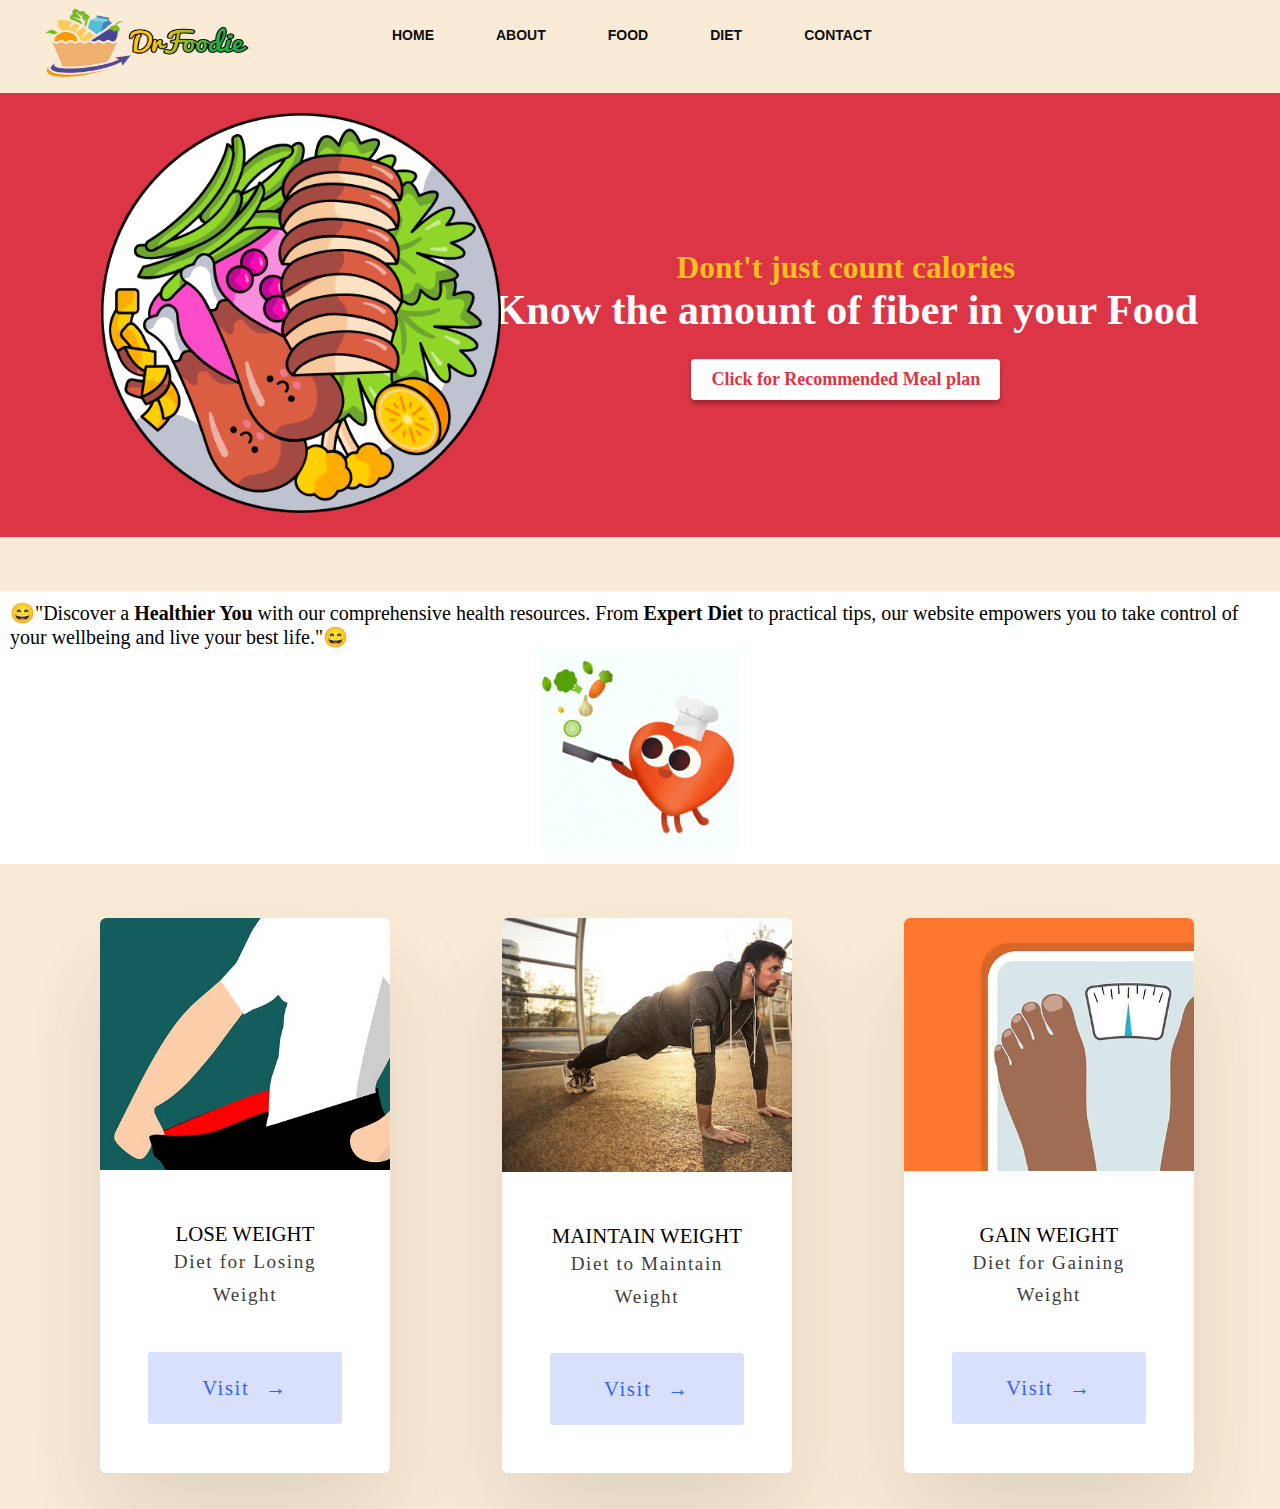
<file: page.html>
<!DOCTYPE html>
<html lang="en">

<head>
    <meta charset="UTF-8">
    <meta http-equiv="X-UA-Compatible" content="IE=edge">
    <meta name="viewport" content="width=device-width, initial-scale=1.0">
    <link rel="icon" type="image/x-icon" href="./images/favicon.png">
    <link rel="stylesheet" href="https://cdnjs.cloudflare.com/ajax/libs/font-awesome/5.15.3/css/all.min.css"
        integrity="sha512-iBBXm8fW90+nuLcSKlbmrPcLa0OT92xO1BIsZ+ywDWZCvqsWgccV3gFoRBv0z+8dLJgyAHIhR35VZc2oM/gI1w=="
        crossorigin="anonymous" referrerpolicy="no-referrer" />
    <title>Dr.Foodie - Get your Meal</title>
    <link rel="stylesheet" href="./page.css">
</head>

<body>

    <div class="pageBody">
        <!-- <ul class="squares">
            <li></li>
            <li></li>
            <li></li>
            <li></li>
            <li></li>
            <li></li>
            <li></li>
            <li></li>
            <li></li>
            <li></li>
        </ul> -->

        <div class="navbar">
            <div class="icon">
                <a href="./index.html"> <img src="./images/logo1.png" class="logo" alt="" width="230" height="75"></a>
            </div>

            <div class="menu">
                <ul>
                    <li><a href="./index.html">HOME</a></li>
                    <li><a href="./about.html">ABOUT</a></li>
                    <li><a href="./food.html">FOOD</a></li>
                    <li><a href="./diet.html">DIET</a></li>
                    <li><a href="./contact.html">CONTACT</a></li>
                </ul>
            </div>
        </div>
        <br>

        <div class="banner">
            <div class="bannerImg">
                <img src="./images/dinner.png" height="400px">
            </div>

            <div class="bannerTagline">
                <h2 id="bannerLine1">Dont't just count calories</h2>
                <h1 id="bannerLine2">Know the amount of fiber in your Food</h1>
                <br>
                <a href="#recommend-plan"><button type="submit" class="bannerButton"><b>Click for <span id="recBlink">Recommended</span> Meal
                            plan</b></button></a>
            </div>
        </div>
        <br>
        <br>
        <br>
        <div class="bannerPara">
            <p>&#128516"Discover a <b>Healthier You</b> with our comprehensive health resources. From <b>Expert Diet</b>
                to practical tips,
                our website empowers you to take control of your wellbeing and live your best life."&#128516</p>
            <center><img src="./images/dietbanner.gif" alt="Computer man" style="width:200px;height:200px;"></center>
        </div>

        <br>
        <br>
        <br>
        <center>
        <div class="grid" id="recommend-plan">
            <div class="grid-item">
                <div class="card">
                    <img class="" src="./images/Lose Weight.jpg" alt="LOSE WEIGHT" width="405px">
                    <div class="card-content">
                        <h1 class="card-header">LOSE WEIGHT</h1>
                        <p class="card-text">Diet for Losing Weight</p>
                        <button onclick="window.location.href = './weight_loss.html';" class="card-btn ">Visit<span>&rarr;</span></button>
                    </div>
                </div>
            </div>

            <div class="grid-item">
                <div class="card">
                    <img class="" src="./images/Maintain Weight.jpg" alt="MAINTAIN WEIGHT" width="405px">
                    <div class="card-content">
                        <h1 class="card-header">MAINTAIN WEIGHT</h1>
                        <p class="card-text">Diet to Maintain Weight</p>
                        <button onclick="window.location.href = './maintain_diet.html';" class="card-btn ">Visit<span>&rarr;</span></button>
                    </div>
                </div>
            </div>

            <div class="grid-item">
                <div class="card">
                    <img class="" src="./images/weight-gain.jpg" alt="GAIN WEIGHT" width="450px">
                    <div class="card-content">
                        <h1 class="card-header">GAIN WEIGHT</h1>
                        <p class="card-text">Diet for Gaining Weight</p>
                        <button onclick="window.location.href = './gain_weight.html';" class="card-btn ">Visit<span>&rarr;</span></button>
                    </div>
                </div>
            </div>
        </div>
    </center>
        <br>
        <br>

    </div>
</body>

</html>
</file>
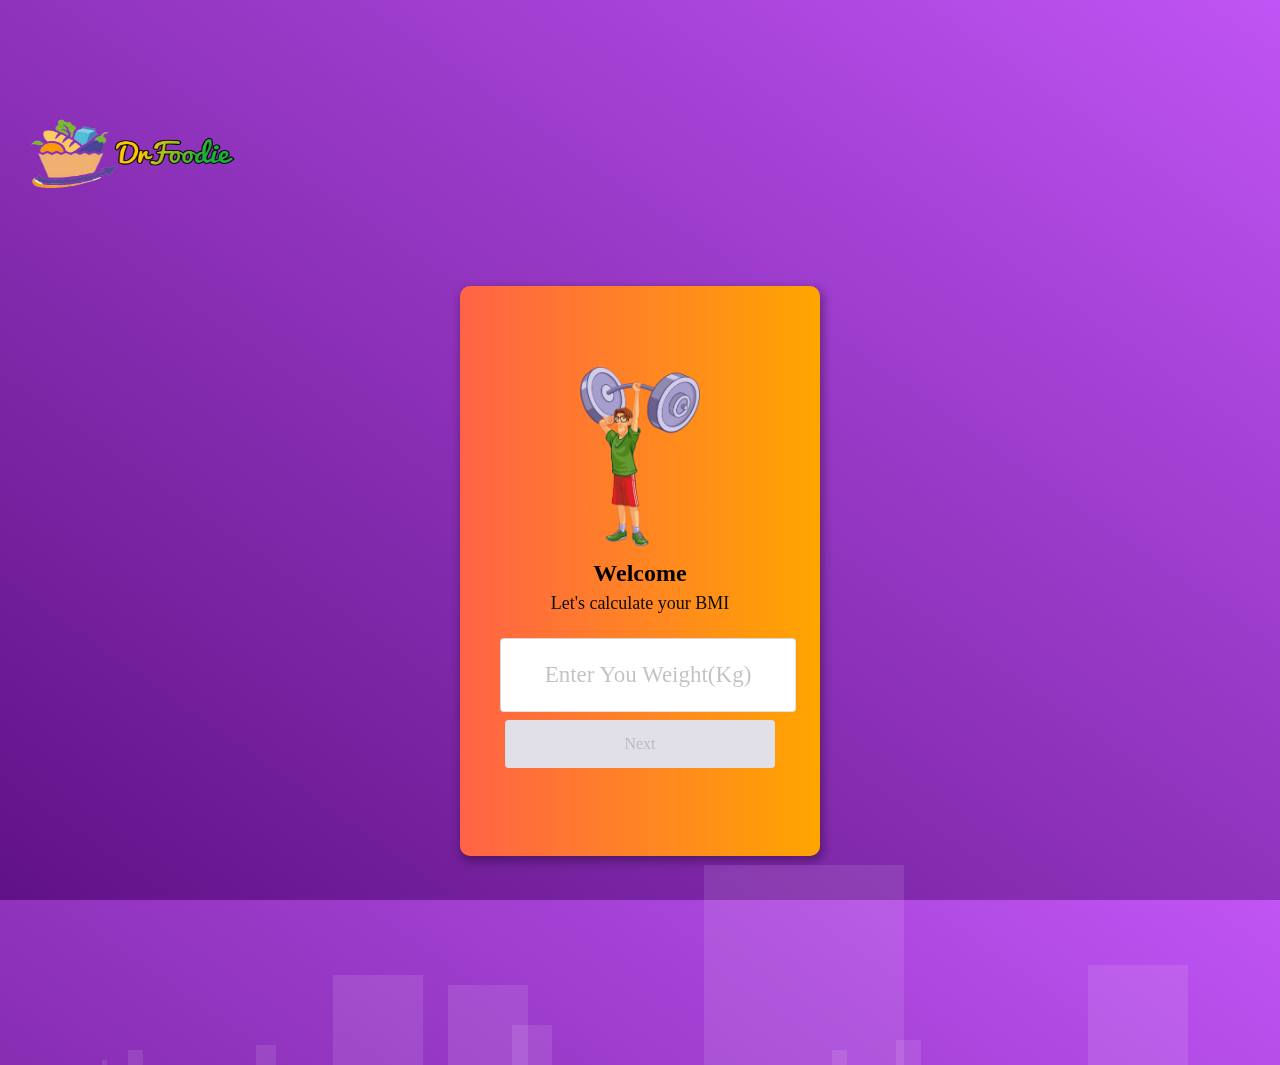
<file: swipper.html>
<!DOCTYPE html>
<html lang="en">
  <head>
    <meta charset="UTF-8" />
    <meta http-equiv="X-UA-Compatible" content="IE=edge" />
    <meta name="viewport" content="width=device-width, initial-scale=1.0" />
    <link rel="icon" type="image/x-icon" href="./images/favicon.png">
    <link href="https://cdn.jsdelivr.net/npm/bootstrap@5.0.2/dist/css/bootstrap.min.css" rel="stylesheet" integrity="sha384-EVSTQN3/azprG1Anm3QDgpJLIm9Nao0Yz1ztcQTwFspd3yD65VohhpuuCOmLASjC" crossorigin="anonymous">
    <title>Dr.Foodie - BMI Calculate</title>
    <link rel="stylesheet" href="./swipper.css" />
    <link rel="stylesheet" href="https://cdn.jsdelivr.net/npm/swiper@8/swiper-bundle.min.css" />

    <script>
      let bmiRes = 0;
      
      function calculateBMI() {
    let weight = document.getElementById("weight").value;
    let height = document.getElementById("height").value / 100;
    let bmi = weight / (height * height);
    document.getElementById("result").value = bmi.toFixed(1);


    if(bmi<18.5){
      document.querySelector(".abc").innerHTML = 'You are underweight';
      bmiRes=0;  
    }
    else if (bmi>24.9) {
      document.querySelector(".abc").innerHTML = 'You are Overweight';
      bmiRes=1;  
    }
    else{
      document.querySelector(".abc").innerHTML = 'You are Normal';
      bmiRes=2;  
      }
      localStorage.setItem('bmiRes', bmiRes);
    } 

</script>

  </head>
  <body>
    <div class="background">
      <ul class="squares">
          <li></li>
          <li></li>
          <li></li>
          <li></li>
          <li></li>
          <li></li>
          <li></li>
          <li></li>
          <li></li>
          <li></li>
      </ul>
  </div>

  <nav class="navbar navbar-light bg-indigo-400">
    <div class="container">
    <a class="navbar-brand" href="./index.html">
        <img src="./images/logo1.png" alt="" width="230" height="75">
    </a>
    </div>
  </nav>


  <div class="bodyPage">
    <br>
    <!-- Slider main container -->
    <center>
    <div class="card">
      <div class="swiper">
        <!-- Additional required wrapper -->
        <div class="swiper-wrapper">
          <!-- Slides -->
          <div class="swiper-slide">
            <img src="./images/lift.png" class="cardImg" />
            <h2>Welcome</h2>
            <h3>Let's calculate your BMI</h3>
            <input id="weight"
              spellcheck="false"
              oninput="checkValid(event)"
              type="text"
              placeholder="Enter You Weight(Kg)"
            />
            <button disabled type="button" onclick="gotoSlide(1)">Next</button>
          </div>
          <div class="swiper-slide">
            <div className="image-wrapper">
              <img src="./images/height.png" class="cardImg" />
            </div>
            <h2>Hurray!</h2>
            <h3>Let's calculate your BMI</h3>
            <input id="height"
              oninput="checkValid(event)"
              type="text"
              placeholder="Enter Your Height(cm)"
            />
            <button disabled type="button" onclick="gotoSlide(2);calculateBMI()">Next</button>
          </div>
          <div class="swiper-slide">
            <div className="image-wrapper">
              <img src="./images/Fitness.png" class="cardImg" />
            </div>
            <input type="text" id="result" name="result" readonly>
            <h3 class="abc">You're all good to go</h3>
            <button type="submit" onclick="window.location.href='./diet.html';">Done</button>
            <button class="secondary" onclick="restart()">Restart</button>
          </div>
        </div>
        <!-- If we need pagination -->
        <div class="swiper-pagination"></div>
      </div>
    </div>
  </center>
  </div>

    <script src="https://cdn.jsdelivr.net/npm/swiper@8/swiper-bundle.min.js"></script>
    <script src="./swipper.js"></script>
  </body>
</html>
</file>
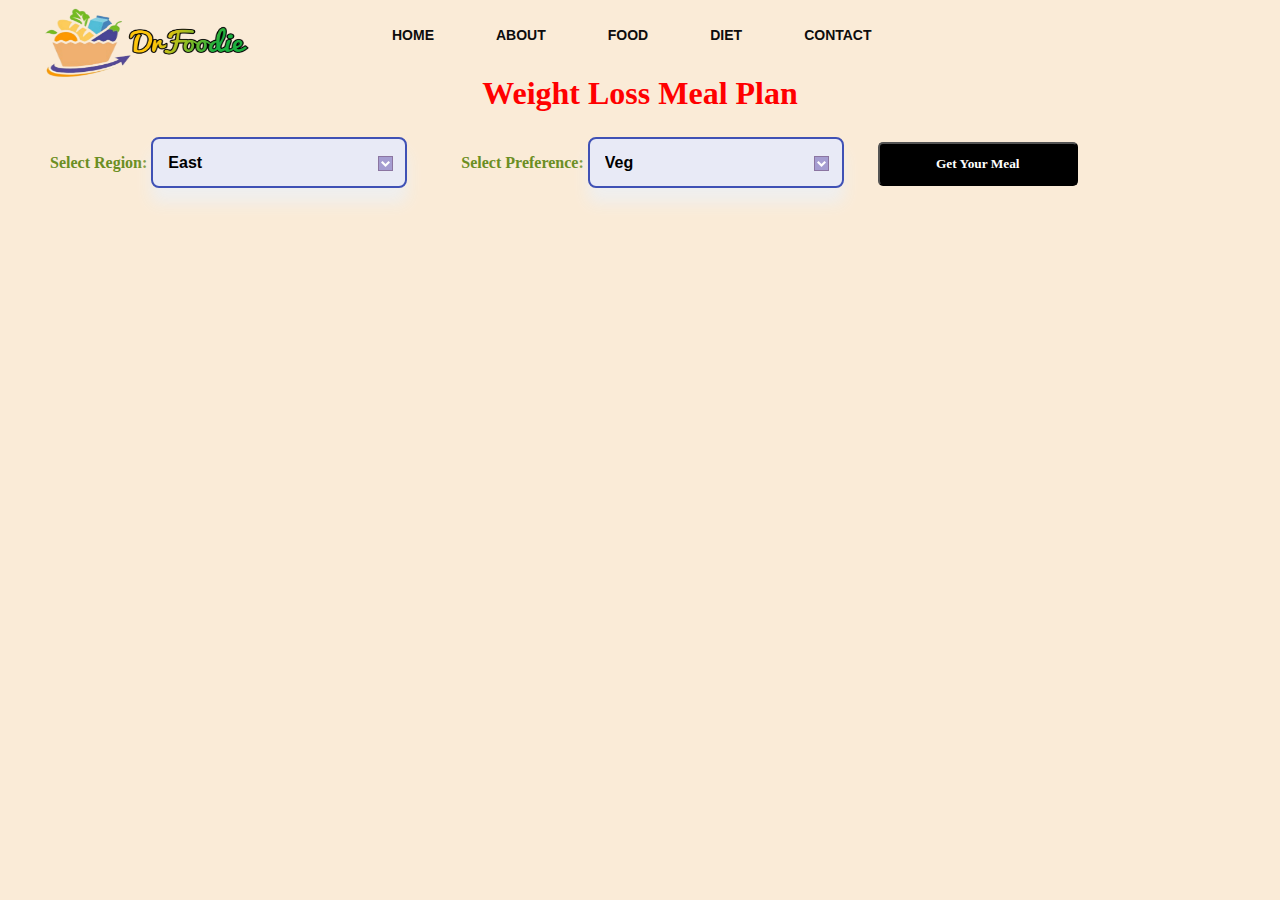
<file: weight_loss.html>
<!DOCTYPE html>
<html lang="en">
<head>
    <meta charset="UTF-8">
    <meta http-equiv="X-UA-Compatible" content="IE=edge">
    <meta name="viewport" content="width=device-width, initial-scale=1.0">
    <link rel="icon" type="image/x-icon" href="./images/favicon.png">
    <link rel="stylesheet" href="https://cdnjs.cloudflare.com/ajax/libs/font-awesome/5.15.3/css/all.min.css" integrity="sha512-iBBXm8fW90+nuLcSKlbmrPcLa0OT92xO1BIsZ+ywDWZCvqsWgccV3gFoRBv0z+8dLJgyAHIhR35VZc2oM/gI1w==" crossorigin="anonymous" referrerpolicy="no-referrer" />
    <title>Dr.Foodie - Meal</title>
    <link rel="stylesheet" href="./weight_loss.css">
</head>
<body>

    <div class="pageBody">

        <div class="navbar">
            <div class="icon">
                <a href="./index.html"> <img src="./images/logo1.png" class="logo"  alt="" width="230" height="75"></a>
            </div>

            <div class="menu">
                <ul>
                    <li><a href="./index.html">HOME</a></li>
                    <li><a href="./about.html">ABOUT</a></li>
                    <li><a href="./food.html">FOOD</a></li>
                    <li><a href="./diet.html">DIET</a></li>
                    <li><a href="./contact.html">CONTACT</a></li>
                </ul>
            </div>
        </div>
        <h1> Weight Loss Meal Plan</h1> 
        <form action="" method="POST" onsubmit="submitA();return false;">
            <label for="Region">Select Region:</label>
                <select name="region" id="region" onchange="">
                    <option value="1">East</option>
                    <option value="2">North</option>
                    <option value="3">South</option>
                    <option value="4">West</option>
                </select>
            <label for="Preference">Select Preference:</label>
                <select name="preference" id="preference">
                    <option value="a">Veg</option>
                    <option value="b">Non-Veg</option>
                </select>

            <button onclick="">Get Your Meal</button>
        </form>

        <div class="content">
            <div id="1a" style="display: none;" class="data">
                <p class="image"><img src="./Diet Plan/Weight Loss/East Indian Weightless(Veg).png" width="1000px"></p>
            </div>
            <div id="2a" style="display: none;" class="data">
                <p class="image"><img src="./Diet Plan/Weight Loss/North Indian Weightless(Veg).png" width="1000px"></p>
            </div>
            <div id="3a" style="display: none;" class="data">
                <p class="image"><img src="./Diet Plan/Weight Loss/South Indian Weightless(Veg).png" width="1000px"></p>
            </div>
            <div id="4a" style="display: none;" class="data">
                <p class="image"><img src="./Diet Plan/Weight Loss/West Indian Weightless(Veg).png" width="1000px"></p>
            </div>

            <div id="1b" style="display: none;" class="data">
                <p class="image"><img src="./Diet Plan/Weight Loss/East Indian Weightless(Non-Veg).png" width="1000px"></p>
            </div>
            <div id="2b" style="display: none;" class="data">
                <p class="image"><img src="./Diet Plan/Weight Loss/North Indian Weightless(Non-Veg).png" width="1000px"></p>
            </div>
            <div id="3b" style="display: none;" class="data">
                <p class="image"><img src="./Diet Plan/Weight Loss/South Indian Weightless(Non-Veg).png" width="1000px"></p>
            </div>
            <div id="4b" style="display: none;" class="data">
                <p class="image"><img src="./Diet Plan/Weight Loss/West Indian Weightless(Non-Veg).png" width="1000px"></p>
            </div>

        </div>

    <script src="https://cdnjs.cloudflare.com/ajax/libs/jquery/3.6.4/jquery.min.js"></script>
    <script>
     function submitA(){
        let region=document.querySelector('#region').value;
        let preference=document.querySelector('#preference').value;
        let res = region+""+preference;
        console.log(res);
        try {
            document.getElementById(res).style.display= "block";
        }catch(err) {
            console.error(err);
        }
        // return false;
     }
    </script>
</body>
</html>
</file>
<file: styles.css>
*{
    margin: 0;
    padding: 0;
    font-family: 'Comfortaa', cursive;
}

.hero{
    position: relative;
    width: 100%;
    height: 100vh;
    overflow: hidden;    
    background-color:#611187;
    background-image: linear-gradient(to right top, #611187, #7823a1, #8f33bc, #a743d8, #c054f4);  
    font-family: 'Comfortaa', cursive;
    position: relative;
}

nav{
    display: flex;
    width: 84%;
    margin: auto;
    padding: 20px 0;
    align-items: center;
    justify-content: space-between;
}

.logo{
    width: 200px;
    cursor: pointer;
}

button{
    color: black;
    padding: 10px 25px;
    background: rgb(238, 238, 71);
    border: 1px solid black;
    border-radius: 20px;
    outline: #000;
    transition: all 0.2s ease-in-out;
    cursor: pointer;
}

button:hover {
    color: #f3232f;
    box-shadow: 0 5px 15px rgba(145, 92, 182, .4);
    border: 1px solid #f32323;
  }
nav ul li {
    display: inline-block;
    list-style: none;
    margin: 10px 20px;
}

nav ul li a{
    text-decoration: none;
    color: #000;
    font-weight: bold;
}

nav ul li a:hover{
    color: red;
}

.detel{
    margin-left: 8%;
    margin-top: 10%;
}

.detel h1{
    font-size: 50px;
    color: #fff;
    margin-bottom: 20px;
}

#Foodie{
    color: rgb(255, 221, 0);
    
}

.detel p{
    color: #fff;
    line-height: 22px;
}

.detel a{
    background: black;
    padding: 12px 18px;
    text-decoration: none;
    font-weight: bold;
    color: #fff;
    display: inline-block;
    margin: 30px 0;
    border-radius: 5px;
}
.detel a:hover {
    background: rgb(255, 221, 0);
    color: black;
}
.images{
    width: 45%;
    height: 80%;
    position: absolute;
    bottom: 0;
    right: 100px;
}

.images img{
    position: absolute;
    left: 50%;
    bottom: 0;
    transform: translateX(-50%);
    transition: bottom 1s, left 1s;
    
}
.shape {
    height: 250px;
    width: 650px;
    margin-bottom: 16%;
}
.Food {
    height: 500px;
    margin-bottom: 4%;
}

.images:hover .shape{
    bottom: 40px;
}

.images:hover .Food{
    left: 45%;
}

.social{
    margin-left: 8%;
    margin-top: 100px;
}

.social a{
    font-size: 30px;
    color: #212121;
    margin-right: 20px;
}

#socialTwitter:hover{
    color: rgb(0, 162, 255);
}

#socialInsta:hover {
    color: firebrick;
}

#socialLinkedin:hover {
    color: rgb(5, 5, 137);
}


.squares li{
    position: absolute;
    display: block;
    list-style: none;
    background: rgba(255, 255, 255, 0.1);
    animation: animate 20s linear infinite;
    bottom: -165px;
    width: 25px;
    height: 25px;
  }
  
  .squares li:nth-child(1){
    left: 26%;
    width: 90px;
    height: 90px;
    animation-delay: 0s;
  }
  
  .squares li:nth-child(2){
    left: 8%;
    width: 5px;
    height: 5px;
    animation-delay: 5s;
    animation-duration: 5s;
  }
  
  .squares li:nth-child(3){
    left: 10%;
    width: 15px;
    height: 15px;
    animation-delay: 10s;
  }
  
  .squares li:nth-child(4){
    left: 20%;
    width: 20px;
    height: 20px;
    animation-delay: 6s;
    animation-duration: 40s;
  }
  
  .squares li:nth-child(5){
    left: 35%;
    width: 80px;
    height: 80px;
    animation-delay: 2s;
  }
  
  .squares li:nth-child(6){
    left: 40%;
    width: 40px;
    height: 40px;
    animation-delay: 10s;
  }
  
  .squares li:nth-child(7){
    left: 55%;
    width: 200px;
    height: 200px;
  }
  
  .squares li:nth-child(8){
    left: 65%;
    width: 15px;
    height: 15px;
    animation-duration: 35s;
  }
  
  .squares li:nth-child(9){
    left: 70%;
    width: 25px;
    height: 25px;
    animation-delay: 20s;
    animation-duration: 20s;
  }
  
  .squares li:nth-child(10){
    left: 85%;
    width: 100px;
    height: 100px;
    animation-delay: 1s;
    animation-duration: 15s;
  }
  
  @keyframes animate {
    0% {
      transform: translateY(0) rotate(0deg);
      opacity: 1;
      border-radius: 30%;
      -webkit-border-radius: 30%;
      -moz-border-radius: 30%;
    }
  
    100% {
      transform: translateY(-1000px) rotate(600deg);
      opacity: 0;
      border-radius: 50%;
      -webkit-border-radius: 50%;
      -moz-border-radius: 50%;  }
  }
</file>
<file: about.css>
/* === Google Font Import - Poppins === */
@import url('https://fonts.googleapis.com/css2?family=Poppins:wght@300;400;500;600;700&display=swap');

*{
  margin: 0;
  padding: 0;
  box-sizing: border-box;
  font-family: 'Poppins', sans-serif;
}

body{
  height: 100vh;
  display: flex;
  align-items: center;
  justify-content: center;
  overflow: hidden;
  background-color:#611187;
  background-image: linear-gradient(to right top, #611187, #7823a1, #8f33bc, #a743d8, #c054f4); 
}

section{
  position: relative;  
  height: 450px;
  width: 1075px;
  display: flex;
  align-items: center;
}

.swiper{
  width: 950px;
}

.card{
  position: relative;
  background: #fff;
  border-radius: 20px;
  margin: 20px 0;
  box-shadow: 0 5px 10px rgba(0, 0, 0, 0.1);
}

.card::before{
  content: "";
  position: absolute;
  height: 40%;
  width: 100%;
  background: #7d2ae8;
  border-radius: 20px 20px 0 0;
}

.card .card-content{
  display: flex;
  flex-direction: column;
  align-items: center;
  padding: 30px;
  position: relative;
  z-index: 100;
}

section .card .image{
  height: 140px;
  width: 140px;
  border-radius: 50%;
  padding: 3px;
  background: #7d2ae8;
}

section .card .image img{
  height: 100%;
  width: 100%;
  object-fit: cover;
  border-radius: 50%;
  border: 3px solid #fff;
}

.card .name-profession{
  display: flex;
  flex-direction: column;
  align-items: center;
  margin-top: 10px;
  color: black;
} 

.name-profession .name{
  font-size: 20px;
  font-weight: 600;
}

.name-profession .profession{
  font-size:15px;
  font-weight: 500;
}

.media-icons a{
  text-align: center;
  margin: 0 10px;
  font-size: 18px;
  color: #FFF;
  border-radius: 50%;
  display: inline-block;
  border: 2px solid transparent;
  background: #7d2ae8;
  padding: 3px;
  transition: all 0.3s ease;
}
.media-icons a:hover{
  color: black;
  background-color: #fff;
  border-color: black;
}

.swiper-pagination{
  position: absolute;
}

.swiper-pagination-bullet{
  height: 7px;
  width: 26px;
  border-radius: 25px;
  background: #ffffff;
}

.swiper-button-next, .swiper-button-prev{
  opacity: 0.7;
  color: #ffffff;
  transition: all 0.3s ease;
}
.swiper-button-next:hover, .swiper-button-prev:hover{
  opacity: 1;
  color: #ffffff;
}

.squares li{
  position: absolute;
  display: block;
  list-style: none;
  background: rgba(255, 255, 255, 0.1);
  animation: animate 20s linear infinite;
  bottom: -165px;
  width: 25px;
  height: 25px;
}

.squares li:nth-child(1){
  left: 26%;
  width: 90px;
  height: 90px;
  animation-delay: 0s;
}

.squares li:nth-child(2){
  left: 8%;
  width: 5px;
  height: 5px;
  animation-delay: 5s;
  animation-duration: 5s;
}

.squares li:nth-child(3){
  left: 10%;
  width: 15px;
  height: 15px;
  animation-delay: 10s;
}

.squares li:nth-child(4){
  left: 20%;
  width: 20px;
  height: 20px;
  animation-delay: 6s;
  animation-duration: 40s;
}

.squares li:nth-child(5){
  left: 35%;
  width: 80px;
  height: 80px;
  animation-delay: 2s;
}

.squares li:nth-child(6){
  left: 40%;
  width: 40px;
  height: 40px;
  animation-delay: 10s;
}

.squares li:nth-child(7){
  left: 55%;
  width: 200px;
  height: 200px;
}

.squares li:nth-child(8){
  left: 65%;
  width: 15px;
  height: 15px;
  animation-duration: 35s;
}

.squares li:nth-child(9){
  left: 70%;
  width: 25px;
  height: 25px;
  animation-delay: 20s;
  animation-duration: 20s;
}

.squares li:nth-child(10){
  left: 85%;
  width: 100px;
  height: 100px;
  animation-delay: 1s;
  animation-duration: 15s;
}

@keyframes animate {
  0% {
    transform: translateY(0) rotate(0deg);
    opacity: 1;
    border-radius: 30%;
    -webkit-border-radius: 30%;
    -moz-border-radius: 30%;
  }

  100% {
    transform: translateY(-1000px) rotate(600deg);
    opacity: 0;
    border-radius: 50%;
    -webkit-border-radius: 50%;
    -moz-border-radius: 50%;  }
}
</file>
<file: diet.css>
* {
  margin: 0;
  padding: 0;
  font-family: 'Comfortaa', cursive;
}

body {
  background-color: antiquewhite;
}

.navbar {
  width: 1200px;
  height: 75px;
  margin: auto;
}

.icon {
  width: 200px;
  float: left;
  height: 70px;
}

.logo {
  float: left;
  margin-top: 5px
}

.menu {
  width: 400px;
  float: left;
  height: 70px;
  margin-left: 7.5%;
}

ul {
  float: left;
  display: flex;
  justify-content: center;
  align-items: center;
}

ul li {
  list-style: none;
  margin-left: 62px;
  margin-top: 27px;
  font-size: 14px;
}

ul li a {
  text-decoration: none;
  color: #0d0d0d;
  font-family: Arial;
  font-weight: bold;
  transition: 0.25s ease-in-out;
}

ul li a:hover {
  color: #ff7200;
}


.bannerPara {
  font-size: 20px;
}

.banner {
  background-color: #dc3545;
  padding-top: 20px;
  padding-bottom: 20px;
  padding-left: 20px;
  padding-right: 20px;
  align-items: center;
  justify-content: center;
}

.bannerImg {
  margin-left: 6.5%;
}

.bannerTagline {
  text-align: center;
  float: right;
  margin-top: -21.5%;
  margin-right: 5%;
  font-size: 21px;
}

#bannerLine1 {
  color: #ffbf1e;
}

#bannerLine2 {
  color: white;
}

.bannerButton {
  padding-left: 20px;
  padding-right: 20px;
  padding-top: 10px;
  padding-bottom: 10px;
  border: 0px;
  border-radius: 4px;
  font-size: 18px;
  color: #dc3545;
  background-color: white;
  text-decoration: none;
  box-shadow: 0 4px 4px 0 rgba(0, 0, 0, 0.25);
}

.bannerButton:hover {
  background-color: white;
  color: black;
}

.grid {
  display: grid;
  width: 93%;
  height: 10%;
  grid-gap: 7rem;
  grid-template-columns: repeat(auto-fit, minmax(10rem, 0.3fr));
  margin-left: 100px;
}

.grid-item {
  background-color: #fff;
  border-radius: 0.4rem;
  overflow: hidden;
  box-shadow: 0 3rem 6rem rgba(0, 0, 0, 0.1);
  cursor: pointer;
  transition: 0.2s;
}

.grid-item:hover {
  transform: translateY(-0.5%);
  box-shadow: 0 4rem 8rem rgba(0, 0, 0, 0.5);
}

.card-img {
  width: 50px;
  height: 20px;
  
}

.card-content {
  padding: 3rem;
}

.card-header {
  font-size: 1.3rem;
  font-weight: 300;
  color: O#0d0d0d;
  margin-bottom: 1. 5rem;
}

.card-text {
  font-size: 1.2rem;
  letter-spacing: 0.1rem;
  line-height: 1.7;
  color: #3d3d3d;
  margin-bottom: 2.5rem;
}

.card-btn {
  display: block;
  width: 100%;
  padding: 1.5rem;
  font-size: 1.3rem;
  text-align: center;
  color: #3363ff;
  background-color: #d8e0fd;
  border: none;
  border-radius: 0.2rem;
  transition: 0.2s;
  cursor: pointer;
  letter-spacing: 0.1rem;

}

.card-btn span {
  margin-left: 1rem;
  transition: 0.2s;
}

.card-btn:hover,
.card-btn:active {
  background-color: #c2cffc;
}

.card-btn:hover span,
.card-btn:active span {
  margin-left: 1.5rem;
}
@media only screen and (max-width: 60em) {
  body {
  padding: 3rem;
  }
  .grid{
    grid-gap: 3rem;
  }
}
.bannerPara {
  background-color: white;
  padding: 10px;
}

#recBlink
{
animation-duration : 500ms;
animation-name : blink;
animation-iteration-count : infinite;
animation-direction : alternate;
}

@keyframes blink
{
from
{
opacity : 2;
color : yellow;
}
to
{
opacity : 2;
color : rgb(0, 64, 255);
}
}
</file>
<file: food.css>
* {
  margin: 0;
  padding: 0;
  font-family: 'Comfortaa', cursive;
}

body {
  background-color: antiquewhite;
}

.navbar {
  width: 1200px;
  height: 75px;
  margin: auto;
}

.icon {
  width: 200px;
  float: left;
  height: 70px;
}

.logo {
  float: left;
  margin-top: 5px
}
h2 {
  font-size: 48px;
  font-weight: 600;
  text-align: center;
  background-image: linear-gradient(45deg, #f3232f, rgb(238, 238, 71));
  color: transparent;
  background-clip: text;
  -webkit-background-clip: text;
}
.info{
  background-color: white;
  margin: 20px 20px;
  font-family: Arial, Helvetica, sans-serif;
  padding: 25px;
  font-weight: 300;
  font-size: 18px;
  border: 3px solid #f3232f;
  border-radius: 25px;
  box-shadow: 0px 5px 10px 0px rgba(0, 0, 0, 0.5)
}
.info:hover{
  transform: translateY(-0.4%);
  box-shadow: 0 2rem 2rem rgba(0, 0, 0, 0.4);
}
.menu {
  width: 400px;
  float: left;
  height: 70px;
  margin-left: 7.5%;
}

ul {
  float: left;
  display: flex;
  justify-content: center;
  align-items: center;
}

ul li {
  list-style: none;
  margin-left: 62px;
  margin-top: 27px;
  font-size: 14px;
}

ul li a {
  text-decoration: none;
  color: #0d0d0d;
  font-family: Arial;
  font-weight: bold;
  transition: 0.25s ease-in-out;
}

ul li a:hover {
  color: #ff7200;
}

.tab button {
  color: black;
  padding: 10px 25px;
  font-weight: bold;
  background: rgb(238, 238, 71);
  box-shadow: 5px 5px 10px rgba(0,0,0,0.5);
  border: 2px solid black;
  border-radius: 10px;
  outline: #000;
  margin-left: 20px;
  transition: all 0.2s ease-in-out;
  cursor: pointer;
}

.tab button:hover {
  background: linear-gradient(90deg, #3f51b5, #f32323) #2196f3;
  box-shadow: 0 5px 15px rgba(145, 92, 182, .4);
  border: 1px solid #f32323;
}

.tab button.active {
  background:linear-gradient(90deg, #3f51b5, #f32323) #2196f3;
}

.tabcontent {
  display: none;
  padding: 6px 12px;
  border: 1px solid #ccc;
  border-top: none;
}

.topright {
  float: right;
  cursor: pointer;
  font-size: 28px;
}

.topright:hover {color: red;}

* {
  box-sizing: border-box;
}

body {
  font-family: Arial, Helvetica, sans-serif;
}

/* Float four columns side by side */
.column {
  float: left;
  width: 25%;
  padding: 0 10px;
}

/* Remove extra left and right margins, due to padding */
.row {margin: 0 -5px;}

/* Clear floats after the columns */
.row:after {
  content: "";
  display: table;
  clear: both;
}

/* Responsive columns */
@media screen and (max-width: 600px) {
  .column {
    width: 100%;
    display: block;
    margin-bottom: 20px;
  }
}

/* Style the counter cards */
.card {
  box-shadow: 0 4px 8px 0 rgba(0, 0, 0, 0.2);
  padding: 16px;
  text-align: center;
  border-radius: 20px;
  background-color: #f1f1f1;
}
.card img{
  border-radius: 10px;
}
.card:hover{
  transform: translateY(-0.5%);
  box-shadow: 0 4rem 8rem rgba(0, 0, 0, 0.5);
}
</file>
<file: maintain_diet.css>
* {
    margin: 0;
    padding: 0;
    font-family: 'Comfortaa', cursive;
}

body {
    background-color: antiquewhite;
}

.navbar {
    width: 1200px;
    height: 75px;
    margin: auto;
}

.icon {
    width: 200px;
    float: left;
    height: 70px;
}

.logo {
    float: left;
    margin-top: 5px
}

.menu {
    width: 400px;
    float: left;
    height: 70px;
    margin-left: 7.5%;
}

ul {
    float: left;
    display: flex;
    justify-content: center;
    align-items: center;
}

ul li {
    list-style: none;
    margin-left: 62px;
    margin-top: 27px;
    font-size: 14px;
}

ul li a {
    text-decoration: none;
    color: #0d0d0d;
    font-family: Arial;
    font-weight: bold;
    transition: 0.25s ease-in-out;
}

ul li a:hover {
    color: #ff7200;
}
label {
    color: olivedrab;
    font-weight: bold;
    margin-left: 50px;
  }
select {
    width: 20%;
    padding: 15px;
    font-size: 16px;
    font-weight: 700;
    font-family: 'Poppins', sans-serif;
    border: none;
    border-radius: 8px;
    border: 2px solid #3f51b5;
    box-shadow: 0 15px 15px #efefef;
    appearance: none;
    background: #e8eaf6 url(images/arrow.png) no-repeat;
    background-position: 95% 55%;
    background-size: 22px;
}
button{
    background: black;
    padding: 12px 18px;
    text-decoration: none;
    font-weight: bold;
    color: #fff;
    display: inline-block;
    margin: 30px 0;
    border-radius: 5px;
    margin-left: 30px;
    width: 200px;
}
button:hover {
    background: rgb(255, 221, 0);
    color: black;
}
.content{
margin: 30px 0;
}
.content .data{
padding: 25px;
background-color: #fff;
border: 2px solid #8bc34a;
border-radius: 8px;
}
.image{
    display: block;
    margin-left: 250px;
}
</file>
<file: page.css>
* {
  margin: 0;
  padding: 0;
  font-family: 'Comfortaa', cursive;
}

body {
  background-color: antiquewhite;
}

.navbar {
  width: 1200px;
  height: 75px;
  margin: auto;
}

.icon {
  width: 200px;
  float: left;
  height: 70px;
}

.logo {
  float: left;
  margin-top: 5px
}

.menu {
  width: 400px;
  float: left;
  height: 70px;
  margin-left: 7.5%;
}

ul {
  float: left;
  display: flex;
  justify-content: center;
  align-items: center;
}

ul li {
  list-style: none;
  margin-left: 62px;
  margin-top: 27px;
  font-size: 14px;
}

ul li a {
  text-decoration: none;
  color: #0d0d0d;
  font-family: Arial;
  font-weight: bold;
  transition: 0.25s ease-in-out;
}

ul li a:hover {
  color: #ff7200;
}


/* .pageBody {
    
      width: 100%;
      height: 100%;
      background-color:#611187;
      background-image: linear-gradient(to right top, #611187, #7823a1, #8f33bc, #a743d8, #c054f4);  
      font-family: 'Comfortaa', cursive;
    }
    .squares li{
    position: absolute;
    display: block;
    list-style: none;
    background: rgba(255, 255, 255, 0.1);
    animation: animate 20s linear infinite;
    bottom: -165px;
    width: 25px;
    height: 25px;
  }
  
  .squares li:nth-child(1){
    left: 26%;
    width: 90px;
    height: 90px;
    animation-delay: 0s;
  }
  
  .squares li:nth-child(2){
    left: 8%;
    width: 5px;
    height: 5px;
    animation-delay: 5s;
    animation-duration: 5s;
  }
  
  .squares li:nth-child(3){
    left: 10%;
    width: 15px;
    height: 15px;
    animation-delay: 10s;
  }
  
  .squares li:nth-child(4){
    left: 20%;
    width: 20px;
    height: 20px;
    animation-delay: 6s;
    animation-duration: 40s;
  }
  
  .squares li:nth-child(5){
    left: 35%;
    width: 80px;
    height: 80px;
    animation-delay: 2s;
  }
  
  .squares li:nth-child(6){
    left: 40%;
    width: 40px;
    height: 40px;
    animation-delay: 10s;
  }
  
  .squares li:nth-child(7){
    left: 55%;
    width: 200px;
    height: 200px;
  }
  
  .squares li:nth-child(8){
    left: 65%;
    width: 15px;
    height: 15px;
    animation-duration: 35s;
  }
  
  .squares li:nth-child(9){
    left: 70%;
    width: 25px;
    height: 25px;
    animation-delay: 20s;
    animation-duration: 20s;
  }
  
  .squares li:nth-child(10){
    left: 85%;
    width: 100px;
    height: 100px;
    animation-delay: 1s;
    animation-duration: 15s;
  }
  
  @keyframes animate {
    0% {
      transform: translateY(0) rotate(0deg);
      opacity: 1;
      border-radius: 30%;
      -webkit-border-radius: 30%;
      -moz-border-radius: 30%;
    }
  
    100% {
      transform: translateY(-1000px) rotate(600deg);
      opacity: 0;
      border-radius: 50%;
      -webkit-border-radius: 50%;
      -moz-border-radius: 50%;  }
  } */
.bannerPara {
  font-size: 20px;
}

.banner {
  background-color: #dc3545;
  padding-top: 20px;
  padding-bottom: 20px;
  padding-left: 20px;
  padding-right: 20px;
  align-items: center;
  justify-content: center;
}

.bannerImg {
  margin-left: 6.5%;
}

.bannerTagline {
  text-align: center;
  float: right;
  margin-top: -21.5%;
  margin-right: 5%;
  font-size: 21px;
}

#bannerLine1 {
  color: #ffbf1e;
}

#bannerLine2 {
  color: white;
}

.bannerButton {
  padding-left: 20px;
  padding-right: 20px;
  padding-top: 10px;
  padding-bottom: 10px;
  border: 0px;
  border-radius: 4px;
  font-size: 18px;
  color: #dc3545;
  background-color: white;
  text-decoration: none;
  box-shadow: 0 4px 4px 0 rgba(0, 0, 0, 0.25);
}

.bannerButton:hover {
  background-color: white;
  color: black;
}

.grid {
  display: grid;
  width: 93%;
  height: 10%;
  grid-gap: 7rem;
  grid-template-columns: repeat(auto-fit, minmax(10rem, 0.3fr));
  margin-left: 100px;
}

.grid-item {
  background-color: #fff;
  border-radius: 0.4rem;
  overflow: hidden;
  box-shadow: 0 3rem 6rem rgba(0, 0, 0, 0.1);
  cursor: pointer;
  transition: 0.2s;
}

.grid-item:hover {
  transform: translateY(-0.5%);
  box-shadow: 0 4rem 8rem rgba(0, 0, 0, 0.5);
}

.card-img {
  display: block;
  width: 50px;
  height: 20px;
  
}

.card-content {
  padding: 3rem;
}

.card-header {
  font-size: 1.3rem;
  font-weight: 300;
  color: O#0d0d0d;
  margin-bottom: 1. 5rem;
}

.card-text {
  font-size: 1.2rem;
  letter-spacing: 0.1rem;
  line-height: 1.7;
  color: #3d3d3d;
  margin-bottom: 2.5rem;
}

.card-btn {
  display: block;
  width: 100%;
  padding: 1.5rem;
  font-size: 1.3rem;
  text-align: center;
  color: #3363ff;
  background-color: #d8e0fd;
  border: none;
  border-radius: 0.2rem;
  transition: 0.2s;
  cursor: pointer;
  letter-spacing: 0.1rem;

}

.card-btn span {
  margin-left: 1rem;
  transition: 0.2s;
}

.card-btn:hover,
.card-btn:active {
  background-color: #c2cffc;
}

.card-btn:hover span,
.card-btn:active span {
  margin-left: 1.5rem;
}
@media only screen and (max-width: 60em) {
  body {
  padding: 3rem;
  }
  .grid{
    grid-gap: 3rem;
  }
}
.bannerPara {
  background-color: white;
  padding: 10px;
}

#recBlink
{
animation-duration : 500ms;
animation-name : blink;
animation-iteration-count : infinite;
animation-direction : alternate;
}

@keyframes blink
{
from
{
opacity : 2;
color : yellow;
}
to
{
opacity : 2;
color : rgb(0, 64, 255);
}
}
</file>
<file: swipper.css>
html,
body {
    height:100vh;
}
body {
  margin: 0;
  display: grid;
  text-align: center;
  overflow: hidden;    
  background-color:#611187;
  background-image: linear-gradient(to right top, #611187, #7823a1, #8f33bc, #a743d8, #c054f4);  
  font-family: 'Comfortaa', cursive;
  position: relative;
}

.bodyPage {
  place-items: center;
  place-content: center;
}
nav{
  display: flex;
  width: 96%;
  margin: auto;
  padding: 20px 0;
  align-items: center;
  justify-content: space-between;
}
.logo{
  width: 200px;
  cursor: pointer;
}
.squares li{
  position: absolute;
  display: block;
  list-style: none;
  background: rgba(255, 255, 255, 0.1);
  animation: animate 20s linear infinite;
  bottom: -165px;
  width: 25px;
  height: 25px;
}
.squares li:nth-child(1){
  left: 26%;
  width: 90px;
  height: 90px;
  animation-delay: 0s;
}

.squares li:nth-child(2){
  left: 8%;
  width: 5px;
  height: 5px;
  animation-delay: 5s;
  animation-duration: 5s;
}

.squares li:nth-child(3){
  left: 10%;
  width: 15px;
  height: 15px;
  animation-delay: 10s;
}

.squares li:nth-child(4){
  left: 20%;
  width: 20px;
  height: 20px;
  animation-delay: 6s;
  animation-duration: 40s;
}

.squares li:nth-child(5){
  left: 35%;
  width: 80px;
  height: 80px;
  animation-delay: 2s;
}

.squares li:nth-child(6){
  left: 40%;
  width: 40px;
  height: 40px;
  animation-delay: 10s;
}

.squares li:nth-child(7){
  left: 55%;
  width: 200px;
  height: 200px;
}

.squares li:nth-child(8){
  left: 65%;
  width: 15px;
  height: 15px;
  animation-duration: 35s;
}

.squares li:nth-child(9){
  left: 70%;
  width: 25px;
  height: 25px;
  animation-delay: 20s;
  animation-duration: 20s;
}

.squares li:nth-child(10){
  left: 85%;
  width: 100px;
  height: 100px;
  animation-delay: 1s;
  animation-duration: 15s;
}

@keyframes animate {
  0% {
    transform: translateY(0) rotate(0deg);
    opacity: 1;
    border-radius: 30%;
    -webkit-border-radius: 30%;
    -moz-border-radius: 30%;
  }

  100% {
    transform: translateY(-1000px) rotate(600deg);
    opacity: 0;
    border-radius: 50%;
    -webkit-border-radius: 50%;
    -moz-border-radius: 50%;  }
}

.card {
  margin-bottom: 5%;
  width: 360px;
  height: 490px;
  padding: 80px 0 0;
  border-radius: 10px;
  background:linear-gradient(to left , orange, tomato);
  box-shadow: 2px 4px 8px 2px rgba(0,0,0,0.3);
}


.card:hover {
  box-shadow: 2px 12px 24px 0px rgba(0,0,0,0.5);
  transition: .3s;
}

.cardImg {
  margin: 0 auto 10px;
  width: 140px;
  height: 180px;
  object-fit: contain;
}

h2 {
  color: #000000;
  margin: 0 0 6px;
}
#result {
  background: transparent;
  border: none;
}

input[type="text"] {
  font-size: 23px;
}

h3 {
  color: #0b0b0c;
  margin: 0 0 24px;
  font-weight: 400;
  font-size: 18px;
  align-self: stretch;
}

input,
button {
  display: block;
  height: 48px;
  width: 270px;
  margin: 0 40px;
  border-radius: 4px;
  font-size: 16px;
  font-family: inherit;
  outline: none;
  text-align: center;
}

input {
  border-width: 1px;
  border-color: rgba(0, 0, 0, 0.16);
  padding: 12px;
  margin-bottom: 8px;
}

input::placeholder {
  color: rgba(0, 0, 0, 0.24);
}

button {
  background: #9563ff;
  color: #f9f9f9;
  border: 0;
  cursor: pointer;
  transition: 0.175s;
}

button:disabled {
  background: #e1e0e8;
  color: #bbbac5;
  cursor: not-allowed;
}

button.secondary {
  background: transparent;
  color: #7e7d8a;
}

button[type="submit"] {
  margin-bottom: 8px;
}

.swiper {
  width: 100%;
}
</file>
<file: weight_loss.css>
* {
    margin: 0;
    padding: 0;
    font-family: 'Comfortaa', cursive;
}

body {
    background-color: antiquewhite;
}

.navbar {
    width: 1200px;
    height: 75px;
    margin: auto;
}

.icon {
    width: 200px;
    float: left;
    height: 70px;
}

.logo {
    float: left;
    margin-top: 5px
}

.menu {
    width: 400px;
    float: left;
    height: 70px;
    margin-left: 7.5%;
}

ul {
    float: left;
    display: flex;
    justify-content: center;
    align-items: center;
}

ul li {
    list-style: none;
    margin-left: 62px;
    margin-top: 27px;
    font-size: 14px;
}

ul li a {
    text-decoration: none;
    color: #0d0d0d;
    font-family: Arial;
    font-weight: bold;
    transition: 0.25s ease-in-out;
}

ul li a:hover {
    color: #ff7200;
}
h1 {
    display: block;
    font-size: 2em;
    text-align:center;
    color: red;
    font-weight: bold;
  }
label {
    color: olivedrab;
    font-weight: bold;
    margin-left: 50px;
  }
select {
    width: 20%;
    padding: 15px;
    font-size: 16px;
    font-weight: 700;
    font-family: 'Poppins', sans-serif;
    border: none;
    border-radius: 8px;
    border: 2px solid #3f51b5;
    box-shadow: 0 15px 15px #efefef;
    appearance: none;
    background: #e8eaf6 url(images/arrow.png) no-repeat;
    background-position: 95% 55%;
    background-size: 22px;
}
button{
    background: black;
    padding: 12px 18px;
    text-decoration: none;
    font-weight: bold;
    color: #fff;
    display: inline-block;
    margin: 30px 0;
    border-radius: 5px;
    margin-left: 30px;
    width: 200px;
}
button:hover {
    background: rgb(255, 221, 0);
    color: black;
}
.content{
margin: 30px 0;
}
.content .data{
padding: 25px;
background-color: #fff;
border: 2px solid #8bc34a;
border-radius: 8px;
}
.image{
    display: block;
    margin-left: 250px;
}
</file>
